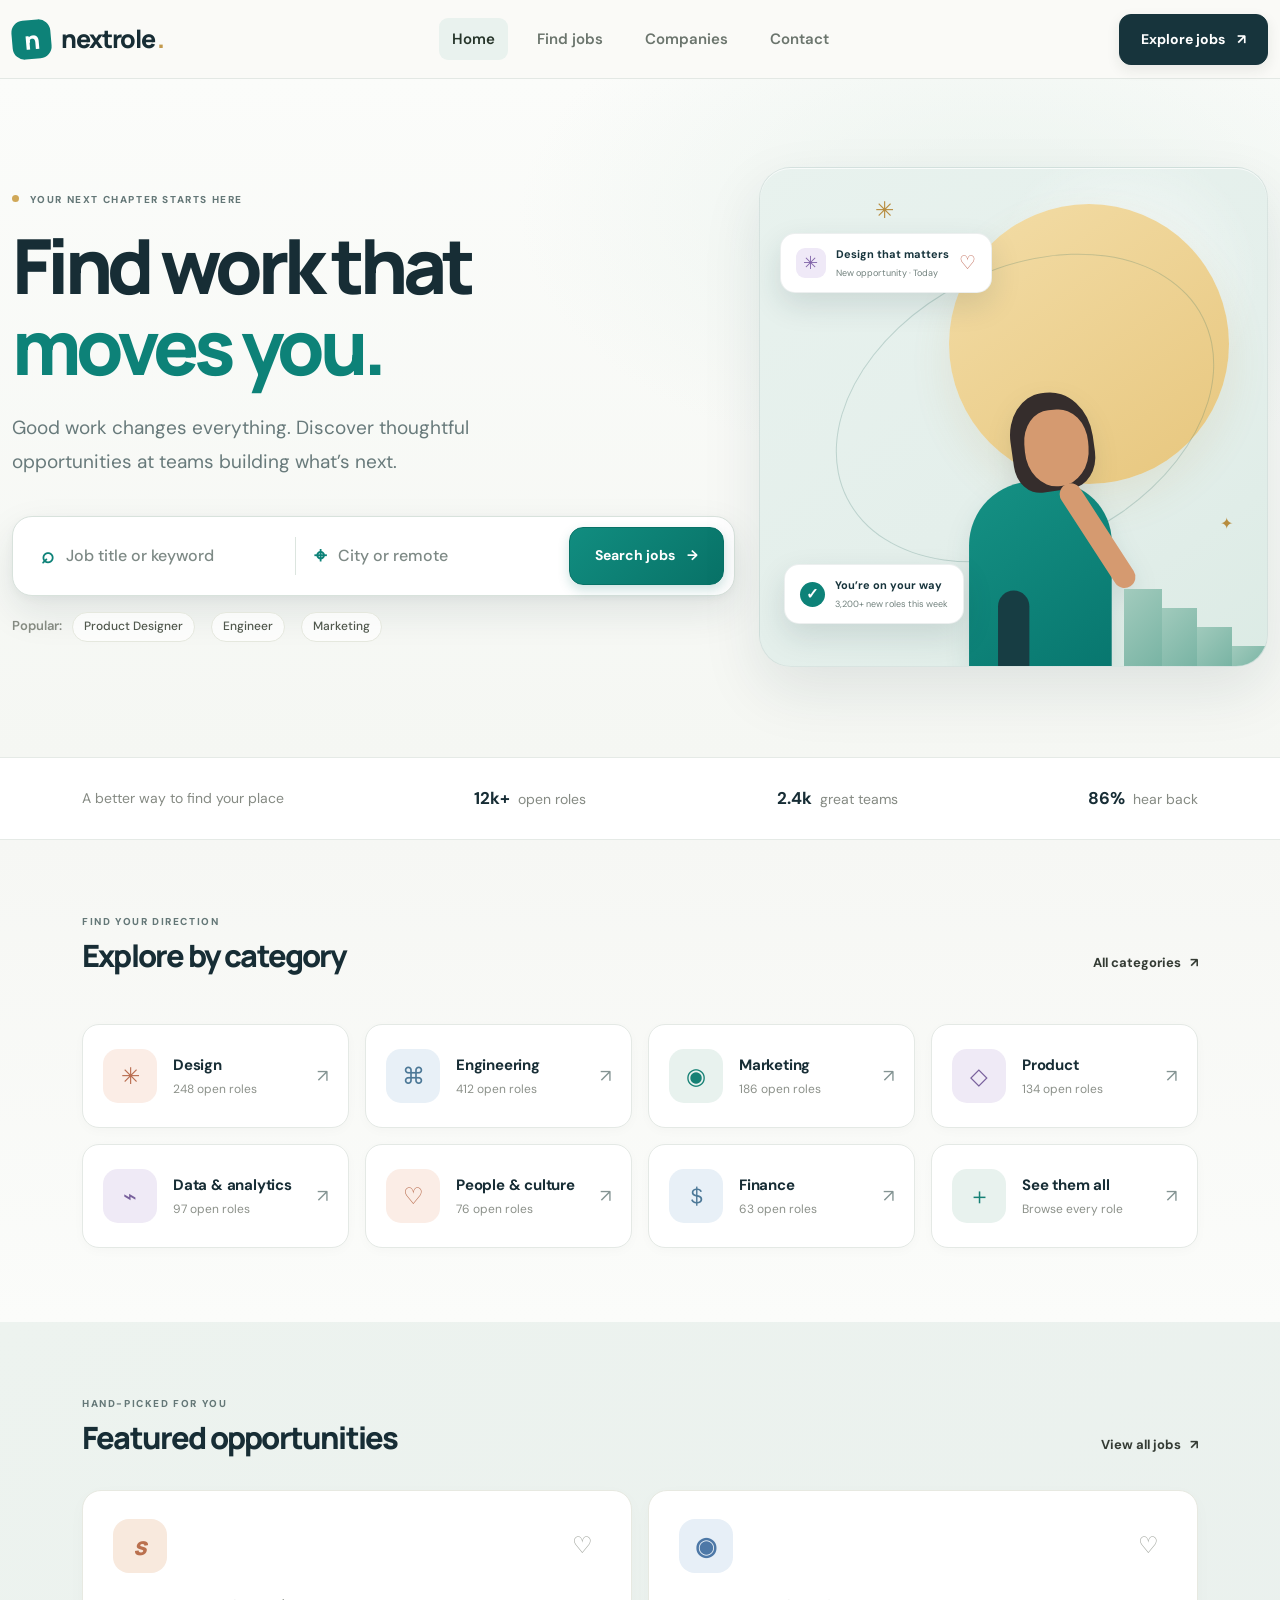
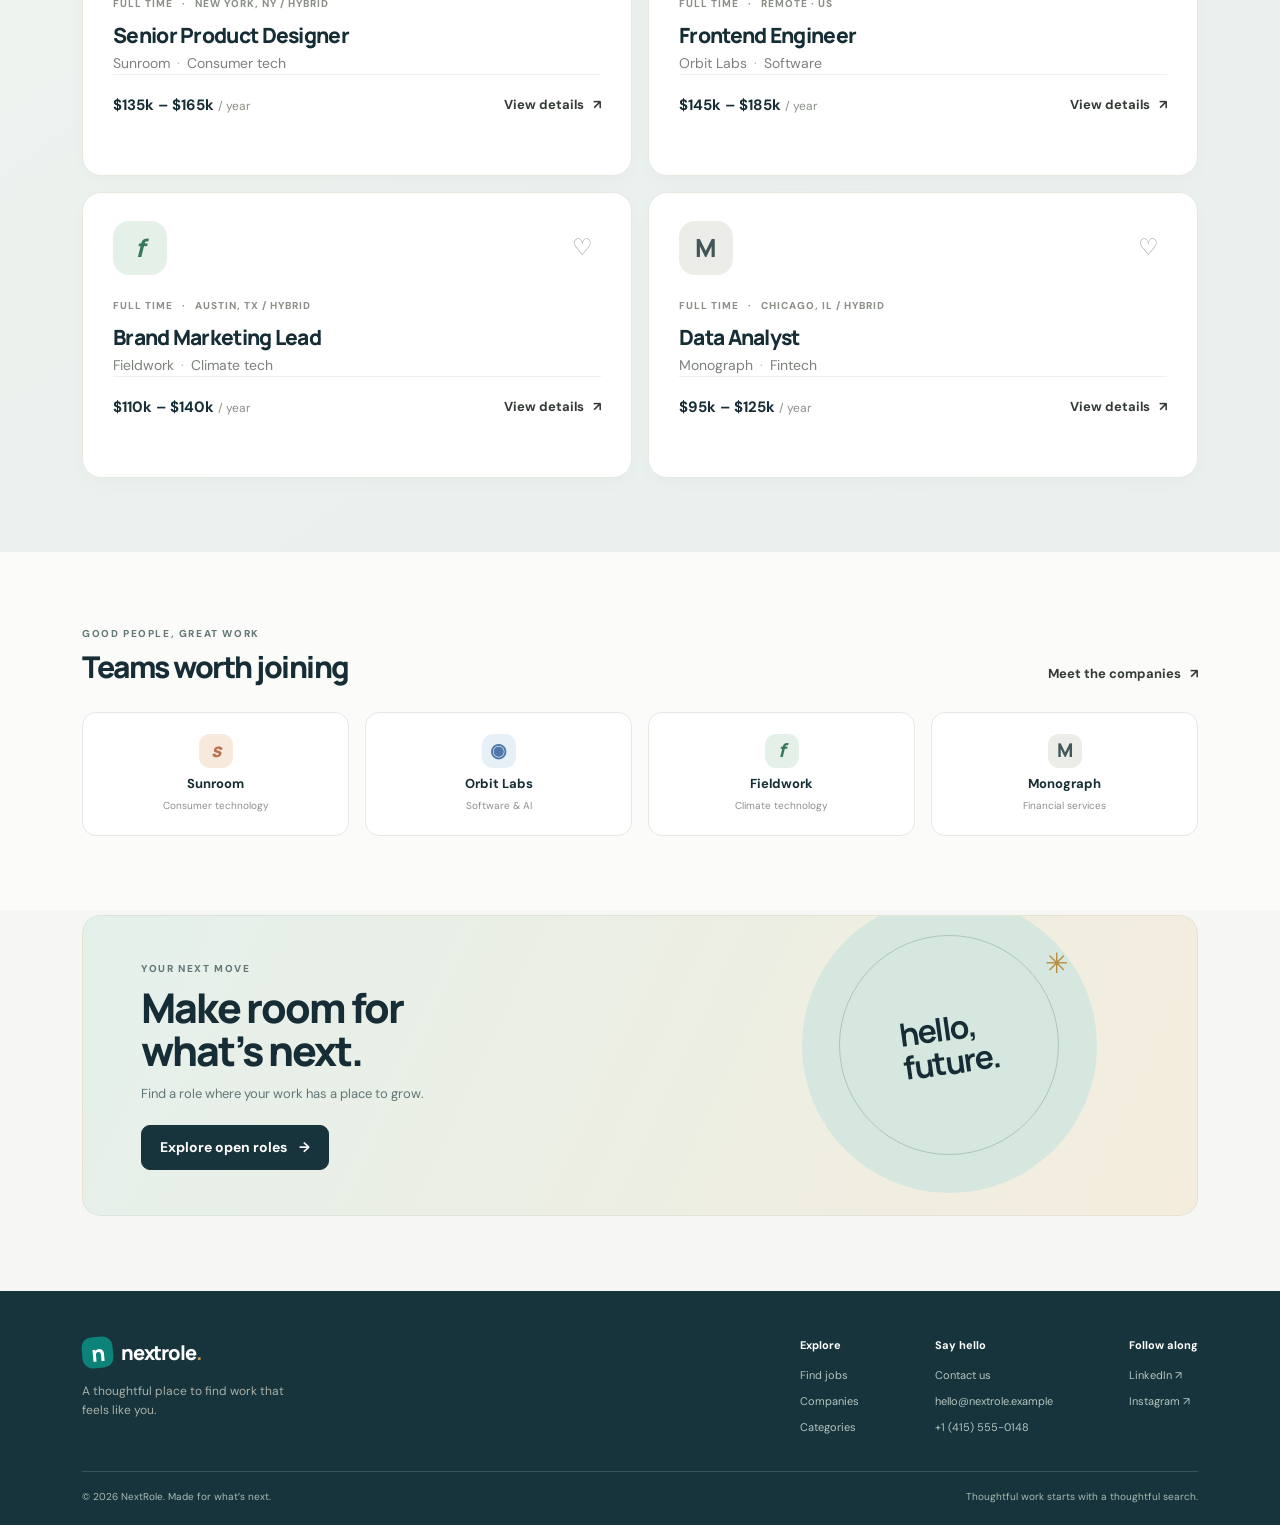
<file: index.html>
<!DOCTYPE html>
<html lang="en">
 <head>
  <meta charset="utf-8"/>
  <meta content="width=device-width, initial-scale=1" name="viewport"/>
  <meta content="Find your next opportunity with NextRole, a simpler way to discover jobs and companies." name="description"/>
  <title>
   NextRole &mdash; Find work that moves you
  </title>
  <link href="https://cdn.jsdelivr.net/npm/bootstrap@5.3.3/dist/css/bootstrap.min.css" rel="stylesheet"/>
  <link href="https://fonts.googleapis.com" rel="preconnect"/>
  <link crossorigin="" href="https://fonts.gstatic.com" rel="preconnect"/>
  <link href="https://fonts.googleapis.com/css2?family=DM+Sans:wght@400;500;600;700;800&amp;family=Manrope:wght@400;500;600;700;800&amp;display=swap" rel="stylesheet"/>
  <link href="css/style.css" rel="stylesheet"/>
 </head>
 <body>
  <nav class="navbar navbar-expand-lg site-nav sticky-top">
   <div class="container">
    <a class="navbar-brand" href="index.html">
     <span class="brand-mark">
      n
     </span>
     nextrole
     <span class="brand-dot">
      .
     </span>
    </a>
    <button aria-controls="mainNav" aria-expanded="false" aria-label="Toggle navigation" class="navbar-toggler" data-bs-target="#mainNav" data-bs-toggle="collapse" type="button">
     <span class="navbar-toggler-icon">
     </span>
    </button>
    <div class="collapse navbar-collapse" id="mainNav">
     <ul class="navbar-nav mx-auto gap-lg-3">
      <li class="nav-item">
       <a class="nav-link active" href="index.html">
        Home
       </a>
      </li>
      <li class="nav-item">
       <a class="nav-link" href="jobs.html">
        Find jobs
       </a>
      </li>
      <li class="nav-item">
       <a class="nav-link" href="companies.html">
        Companies
       </a>
      </li>
      <li class="nav-item">
       <a class="nav-link" href="contact.html">
        Contact
       </a>
      </li>
     </ul>
     <a class="btn btn-ink nav-cta" href="jobs.html">
      Explore jobs
      <span aria-hidden="true">
       &nearrow;
      </span>
     </a>
    </div>
   </div>
  </nav>
  <main>
   <section class="hero-section">
    <div class="container">
     <div class="row align-items-center gy-5">
      <div class="col-lg-7">
       <div class="eyebrow">
        <span class="eyebrow-dot">
        </span>
        YOUR NEXT CHAPTER STARTS HERE
       </div>
       <h1>
        Find work that
        <br/>
        <span class="text-accent">
         moves you.
        </span>
       </h1>
       <p class="hero-copy">
        Good work changes everything. Discover thoughtful opportunities at teams building what&rsquo;s next.
       </p>
       <form action="jobs.html" class="search-panel" method="get">
        <label class="search-field">
         <span aria-hidden="true" class="search-icon">
         &#x2315;
         </span>
         <span class="visually-hidden">
          Job title or keyword
         </span>
         <input name="q" placeholder="Job title or keyword" type="search"/>
        </label>
        <span class="search-divider">
        </span>
        <label class="search-field location-field">
         <span aria-hidden="true" class="search-icon">
          &target;
         </span>
         <span class="visually-hidden">
          Location
         </span>
         <input name="location" placeholder="City or remote" type="search"/>
        </label>
        <button class="btn btn-accent search-button" type="submit">
         Search jobs
         <span aria-hidden="true">
          &rarr;
         </span>
        </button>
       </form>
       <div class="popular-search" aria-label="Popular job searches">
        <span class="popular-label">Popular:</span>
        <a href="jobs.html?q=Product">
         Product Designer
        </a>
        <a href="jobs.html?q=Engineer">
         Engineer
        </a>
        <a href="jobs.html?q=Marketing">
         Marketing
        </a>
       </div>
      </div>
      <div class="col-lg-5">
       <div aria-label="Illustration of a person discovering a new opportunity" class="hero-art">
        <div class="art-sun">
        </div>
        <div class="art-orbit">
        </div>
        <div class="art-card art-card-top">
         <span class="mini-logo logo-violet">
          ✳
         </span>
         <span>
          <b>
           Design that matters
          </b>
          <small>
           New opportunity &middot; Today
          </small>
         </span>
         <span class="heart">
          ♡
         </span>
        </div>
        <div class="art-person">
         <div class="person-hair">
         </div>
         <div class="person-head">
         </div>
         <div class="person-body">
         </div>
         <div class="person-arm">
         </div>
         <div class="person-leg">
         </div>
        </div>
        <div class="art-stairs">
         <i>
         </i>
         <i>
         </i>
         <i>
         </i>
         <i>
         </i>
        </div>
        <div class="art-card art-card-bottom">
         <span class="check-bubble">
          &checkmark;
         </span>
         <span>
          <b>
           You&rsquo;re on your way
          </b>
          <small>
           3,200+ new roles this week
          </small>
         </span>
        </div>
        <span class="spark spark-one">
         ✳
        </span>
        <span class="spark spark-two">
         ✦
        </span>
       </div>
      </div>
     </div>
    </div>
   </section>
   <section class="trust-strip">
    <div class="container d-flex flex-wrap align-items-center justify-content-between gap-3">
     <span class="trust-label">
      A better way to find your place
     </span>
     <span class="trust-stat">
      <b>
       12k+
      </b>
      open roles
     </span>
     <span class="trust-stat">
      <b>
       2.4k
      </b>
      great teams
     </span>
     <span class="trust-stat">
      <b>
       86%
      </b>
      hear back
     </span>
    </div>
   </section>
   <section class="section-pad" id="categories">
    <div class="container">
     <div class="section-heading">
      <div>
       <div class="eyebrow">
        FIND YOUR DIRECTION
       </div>
       <h2>
        Explore by category
       </h2>
      </div>
      <a class="text-link" href="jobs.html">
       All categories
       <span>
        &nearrow;
       </span>
      </a>
     </div>
     <div class="row g-3 category-grid">
      <div class="col-6 col-md-4 col-lg-3">
       <a class="category-card" href="jobs.html?q=Design">
        <span class="category-icon icon-peach">
         ✳
        </span>
        <span>
         <b>
          Design
         </b>
         <small>
          248 open roles
         </small>
        </span>
        <span class="category-arrow">
         &nearrow;
        </span>
       </a>
      </div>
      <div class="col-6 col-md-4 col-lg-3">
       <a class="category-card" href="jobs.html?q=Engineering">
        <span class="category-icon icon-blue">
         ⌘
        </span>
        <span>
         <b>
          Engineering
         </b>
         <small>
          412 open roles
         </small>
        </span>
        <span class="category-arrow">
         &nearrow;
        </span>
       </a>
      </div>
      <div class="col-6 col-md-4 col-lg-3">
       <a class="category-card" href="jobs.html?q=Marketing">
        <span class="category-icon icon-lime">
         ◉
        </span>
        <span>
         <b>
          Marketing
         </b>
         <small>
          186 open roles
         </small>
        </span>
        <span class="category-arrow">
         &nearrow;
        </span>
       </a>
      </div>
      <div class="col-6 col-md-4 col-lg-3">
       <a class="category-card" href="jobs.html?q=Product">
        <span class="category-icon icon-lavender">
         ◇
        </span>
        <span>
         <b>
          Product
         </b>
         <small>
          134 open roles
         </small>
        </span>
        <span class="category-arrow">
         &nearrow;
        </span>
       </a>
      </div>
      <div class="col-6 col-md-4 col-lg-3">
       <a class="category-card" href="jobs.html?q=Data">
        <span class="category-icon icon-lavender">
         ⌁
        </span>
        <span>
         <b>
          Data &amp; analytics
         </b>
         <small>
          97 open roles
         </small>
        </span>
        <span class="category-arrow">
         &nearrow;
        </span>
       </a>
      </div>
      <div class="col-6 col-md-4 col-lg-3">
       <a class="category-card" href="jobs.html?q=People">
        <span class="category-icon icon-peach">
         ♡
        </span>
        <span>
         <b>
          People &amp; culture
         </b>
         <small>
          76 open roles
         </small>
        </span>
        <span class="category-arrow">
         &nearrow;
        </span>
       </a>
      </div>
      <div class="col-6 col-md-4 col-lg-3">
       <a class="category-card" href="jobs.html?q=Finance">
        <span class="category-icon icon-blue">
         ＄
        </span>
        <span>
         <b>
          Finance
         </b>
         <small>
          63 open roles
         </small>
        </span>
        <span class="category-arrow">
         &nearrow;
        </span>
       </a>
      </div>
      <div class="col-6 col-md-4 col-lg-3">
       <a class="category-card" href="jobs.html">
        <span class="category-icon icon-lime">
         ＋
        </span>
        <span>
         <b>
          See them all
         </b>
         <small>
          Browse every role
         </small>
        </span>
        <span class="category-arrow">
         &nearrow;
        </span>
       </a>
      </div>
     </div>
    </div>
   </section>
   <section class="featured-section section-pad">
    <div class="container">
     <div class="section-heading">
      <div>
       <div class="eyebrow">
        HAND-PICKED FOR YOU
       </div>
       <h2>
        Featured opportunities
       </h2>
      </div>
      <a class="text-link" href="jobs.html">
       View all jobs
       <span>
        &nearrow;
       </span>
      </a>
     </div>
     <div class="row g-3">
      <div class="col-lg-6">
       <article class="job-card">
        <div class="job-card-top">
         <span class="company-logo logo-sunrise">
          s
         </span>
         <button aria-label="Save Senior Product Designer job" class="save-button">
          ♡
         </button>
        </div>
        <div class="job-meta">
         <span>
          FULL TIME
         </span>
         <span>
          &middot;
         </span>
         <span>
          NEW YORK, NY / HYBRID
         </span>
        </div>
        <h3>
         <a href="job-details.html">
          Senior Product Designer
         </a>
        </h3>
        <p class="company-name">
         Sunroom
         <span>
          &middot;
         </span>
         Consumer tech
        </p>
        <div class="job-card-bottom">
         <span class="salary">
          $135k &ndash; $165k
          <small>
           / year
          </small>
         </span>
         <a class="text-link" href="job-details.html">
          View details
          <span>
           &nearrow;
          </span>
         </a>
        </div>
       </article>
      </div>
      <div class="col-lg-6">
       <article class="job-card">
        <div class="job-card-top">
         <span class="company-logo logo-orbit">
          ◉
         </span>
         <button aria-label="Save Frontend Engineer job" class="save-button">
          ♡
         </button>
        </div>
        <div class="job-meta">
         <span>
          FULL TIME
         </span>
         <span>
          &middot;
         </span>
         <span>
          REMOTE &middot; US
         </span>
        </div>
        <h3>
         <a href="job-details.html">
          Frontend Engineer
         </a>
        </h3>
        <p class="company-name">
         Orbit Labs
         <span>
          &middot;
         </span>
         Software
        </p>
        <div class="job-card-bottom">
         <span class="salary">
          $145k &ndash; $185k
          <small>
           / year
          </small>
         </span>
         <a class="text-link" href="job-details.html">
          View details
          <span>
           &nearrow;
          </span>
         </a>
        </div>
       </article>
      </div>
      <div class="col-lg-6">
       <article class="job-card">
        <div class="job-card-top">
         <span class="company-logo logo-field">
          f
         </span>
         <button aria-label="Save Brand Marketing Lead job" class="save-button">
          ♡
         </button>
        </div>
        <div class="job-meta">
         <span>
          FULL TIME
         </span>
         <span>
          &middot;
         </span>
         <span>
          AUSTIN, TX / HYBRID
         </span>
        </div>
        <h3>
         <a href="job-details.html">
          Brand Marketing Lead
         </a>
        </h3>
        <p class="company-name">
         Fieldwork
         <span>
          &middot;
         </span>
         Climate tech
        </p>
        <div class="job-card-bottom">
         <span class="salary">
          $110k &ndash; $140k
          <small>
           / year
          </small>
         </span>
         <a class="text-link" href="job-details.html">
          View details
          <span>
           &nearrow;
          </span>
         </a>
        </div>
       </article>
      </div>
      <div class="col-lg-6">
       <article class="job-card">
        <div class="job-card-top">
         <span class="company-logo logo-mono">
          M
         </span>
         <button aria-label="Save Data Analyst job" class="save-button">
          ♡
         </button>
        </div>
        <div class="job-meta">
         <span>
          FULL TIME
         </span>
         <span>
          &middot;
         </span>
         <span>
          CHICAGO, IL / HYBRID
         </span>
        </div>
        <h3>
         <a href="job-details.html">
          Data Analyst
         </a>
        </h3>
        <p class="company-name">
         Monograph
         <span>
          &middot;
         </span>
         Fintech
        </p>
        <div class="job-card-bottom">
         <span class="salary">
          $95k &ndash; $125k
          <small>
           / year
          </small>
         </span>
         <a class="text-link" href="job-details.html">
          View details
          <span>
           &nearrow;
          </span>
         </a>
        </div>
       </article>
      </div>
     </div>
    </div>
   </section>
   <section class="company-section section-pad">
    <div class="container">
     <div class="section-heading">
      <div>
       <div class="eyebrow">
        GOOD PEOPLE, GREAT WORK
       </div>
       <h2>
        Teams worth joining
       </h2>
      </div>
      <a class="text-link" href="companies.html">
       Meet the companies
       <span>
        &nearrow;
       </span>
      </a>
     </div>
     <div class="row g-3">
      <div class="col-6 col-md-3">
       <a class="company-tile" href="companies.html">
        <span class="company-logo logo-sunrise">
         s
        </span>
        <b>
         Sunroom
        </b>
        <small>
         Consumer technology
        </small>
       </a>
      </div>
      <div class="col-6 col-md-3">
       <a class="company-tile" href="companies.html">
        <span class="company-logo logo-orbit">
         ◉
        </span>
        <b>
         Orbit Labs
        </b>
        <small>
         Software &amp; AI
        </small>
       </a>
      </div>
      <div class="col-6 col-md-3">
       <a class="company-tile" href="companies.html">
        <span class="company-logo logo-field">
         f
        </span>
        <b>
         Fieldwork
        </b>
        <small>
         Climate technology
        </small>
       </a>
      </div>
      <div class="col-6 col-md-3">
       <a class="company-tile" href="companies.html">
        <span class="company-logo logo-mono">
         M
        </span>
        <b>
         Monograph
        </b>
        <small>
         Financial services
        </small>
       </a>
      </div>
     </div>
    </div>
   </section>
   <section class="cta-section">
    <div class="container">
     <div class="cta-panel">
      <div>
       <div class="eyebrow">
        YOUR NEXT MOVE
       </div>
       <h2>
        Make room for
        <br/>
        what&rsquo;s next.
       </h2>
       <p>
        Find a role where your work has a place to grow.
       </p>
       <a class="btn btn-ink" href="jobs.html">
        Explore open roles
        <span>
         &rarr;
        </span>
       </a>
      </div>
      <div aria-hidden="true" class="cta-decoration">
       <span>
        ✳
       </span>
       <i>
       </i>
       <b>
        hello,
        <br/>
        future.
       </b>
      </div>
     </div>
    </div>
   </section>
  </main>
  <footer class="site-footer">
   <div class="container">
    <div class="footer-main">
     <div class="footer-brand">
      <a class="navbar-brand" href="index.html">
       <span class="brand-mark">
        n
       </span>
       nextrole
       <span class="brand-dot">
        .
       </span>
      </a>
      <p>
       A thoughtful place to find work that feels like you.
      </p>
     </div>
     <div class="footer-links">
      <div>
       <b>
        Explore
       </b>
       <a href="jobs.html">
        Find jobs
       </a>
       <a href="companies.html">
        Companies
       </a>
       <a href="index.html#categories">
        Categories
       </a>
      </div>
      <div>
       <b>
        Say hello
       </b>
       <a href="contact.html">
        Contact us
       </a>
       <a href="mailto:hello@nextrole.example">
        hello@nextrole.example
       </a>
       <a href="tel:+14155550148">
        +1 (415) 555-0148
       </a>
      </div>
      <div>
       <b>
        Follow along
       </b>
       <a href="https://www.linkedin.com/" rel="noreferrer" target="_blank">
        LinkedIn &nearrow;
       </a>
       <a href="https://www.instagram.com/" rel="noreferrer" target="_blank">
        Instagram &nearrow;
       </a>
      </div>
     </div>
    </div>
    <div class="footer-bottom">
     <span>
      &copy; 2026 NextRole. Made for what&rsquo;s next.
     </span>
     <span>
      Thoughtful work starts with a thoughtful search.
     </span>
    </div>
   </div>
  </footer>
  <script src="https://cdn.jsdelivr.net/npm/bootstrap@5.3.3/dist/js/bootstrap.bundle.min.js">
  </script>
  <script src="js/site.js">
  </script>
 </body>
</html>
</file>
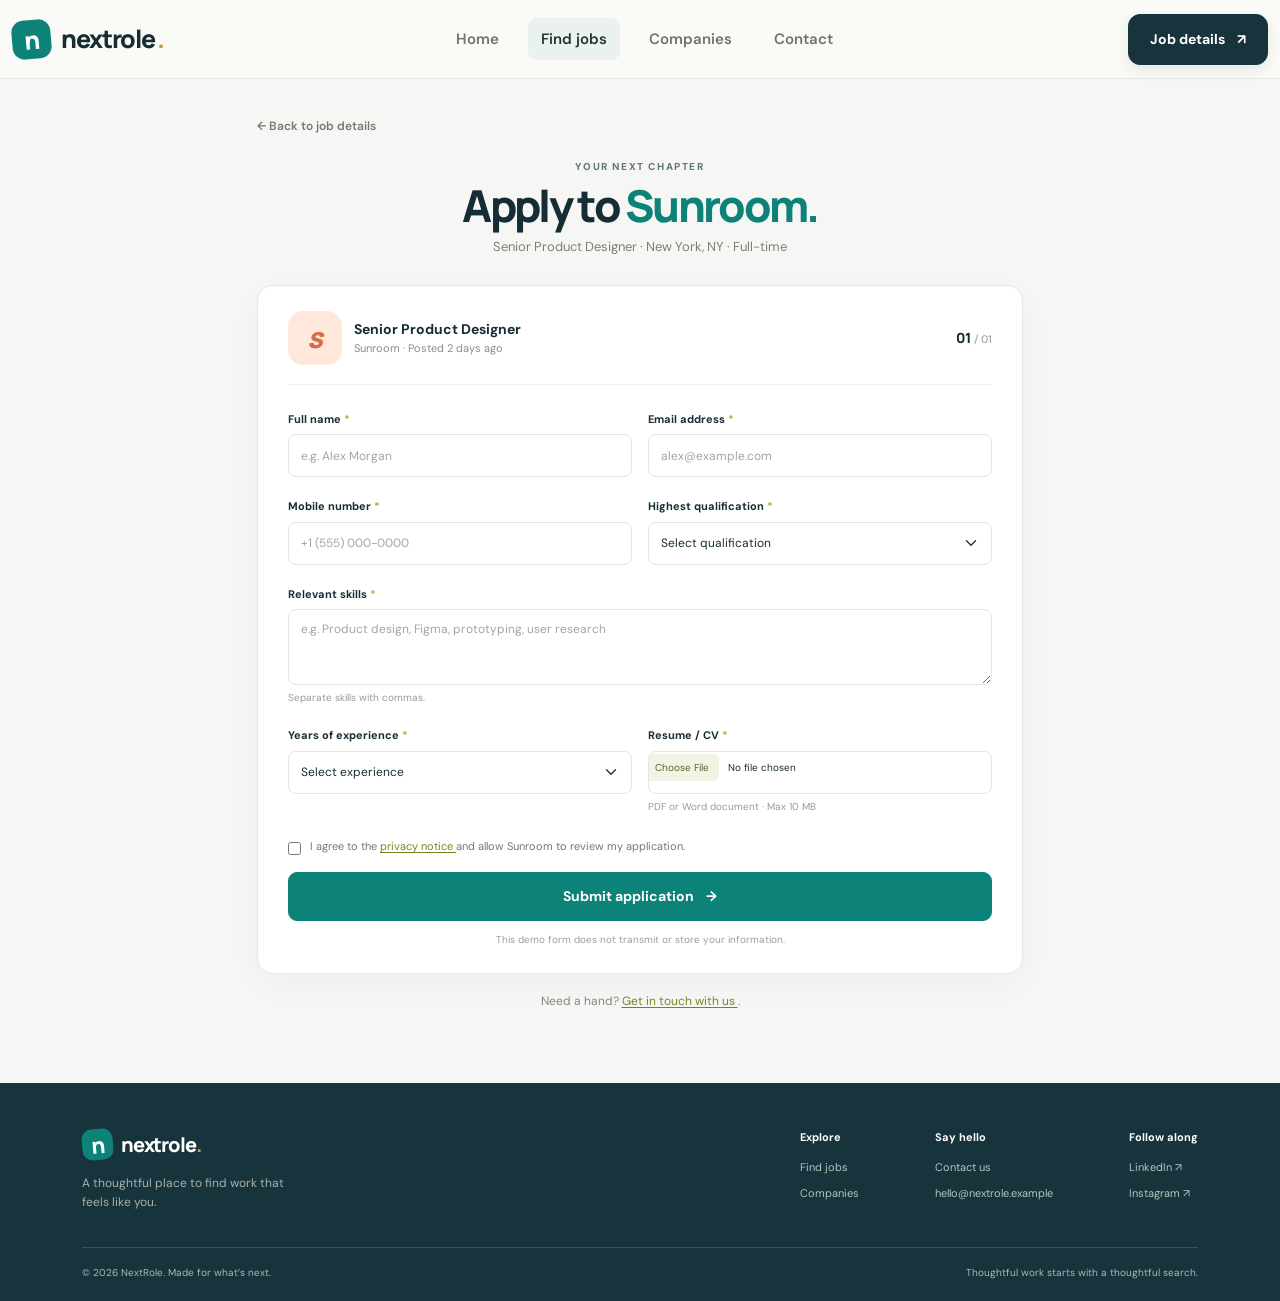
<file: apply.html>
<!DOCTYPE html>
<html lang="en">
 <head>
  <meta charset="utf-8"/>
  <meta content="width=device-width, initial-scale=1" name="viewport"/>
  <meta content="Apply for the Senior Product Designer role at Sunroom." name="description"/>
  <title>
   Apply for Senior Product Designer &mdash; NextRole
  </title>
  <link href="https://cdn.jsdelivr.net/npm/bootstrap@5.3.3/dist/css/bootstrap.min.css" rel="stylesheet"/>
  <link href="https://fonts.googleapis.com" rel="preconnect"/>
  <link crossorigin="" href="https://fonts.gstatic.com" rel="preconnect"/>
  <link href="https://fonts.googleapis.com/css2?family=DM+Sans:wght@400;500;600;700;800&amp;family=Manrope:wght@400;500;600;700;800&amp;display=swap" rel="stylesheet"/>
  <link href="css/style.css" rel="stylesheet"/>
 </head>
 <body>
  <nav class="navbar navbar-expand-lg site-nav sticky-top">
   <div class="container">
    <a class="navbar-brand" href="index.html">
     <span class="brand-mark">
      n
     </span>
     nextrole
     <span class="brand-dot">
      .
     </span>
    </a>
    <button aria-controls="mainNav" aria-expanded="false" aria-label="Toggle navigation" class="navbar-toggler" data-bs-target="#mainNav" data-bs-toggle="collapse" type="button">
     <span class="navbar-toggler-icon">
     </span>
    </button>
    <div class="collapse navbar-collapse" id="mainNav">
     <ul class="navbar-nav mx-auto gap-lg-3">
      <li class="nav-item">
       <a class="nav-link" href="index.html">
        Home
       </a>
      </li>
      <li class="nav-item">
       <a class="nav-link active" href="jobs.html">
        Find jobs
       </a>
      </li>
      <li class="nav-item">
       <a class="nav-link" href="companies.html">
        Companies
       </a>
      </li>
      <li class="nav-item">
       <a class="nav-link" href="contact.html">
        Contact
       </a>
      </li>
     </ul>
     <a class="btn btn-ink nav-cta" href="job-details.html">
      Job details
      <span>
       &nearrow;
      </span>
     </a>
    </div>
   </div>
  </nav>
  <main class="form-page">
   <div class="container form-container">
    <a class="back-link" href="job-details.html">
     &larr; Back to job details
    </a>
    <div class="form-heading">
     <div class="eyebrow">
      YOUR NEXT CHAPTER
     </div>
     <h1>
      Apply to
      <span class="text-accent">
       Sunroom.
      </span>
     </h1>
     <p>
      Senior Product Designer &middot; New York, NY &middot; Full-time
     </p>
    </div>
    <div class="application-card">
     <div class="application-intro">
      <span class="company-logo logo-sunroom-large">
       s
      </span>
      <div>
       <b>
        Senior Product Designer
       </b>
       <small>
        Sunroom &middot; Posted 2 days ago
       </small>
      </div>
      <span class="application-step">
       01
       <i>
        / 01
       </i>
      </span>
     </div>
     <form action="#application-submitted" enctype="multipart/form-data" method="get">
      <div class="row g-3">
       <div class="col-md-6">
        <label class="form-label" for="fullName">
         Full name
         <span>
          *
         </span>
        </label>
        <input autocomplete="name" class="form-control" id="fullName" name="fullName" placeholder="e.g. Alex Morgan" required="" type="text"/>
       </div>
       <div class="col-md-6">
        <label class="form-label" for="email">
         Email address
         <span>
          *
         </span>
        </label>
        <input autocomplete="email" class="form-control" id="email" name="email" placeholder="alex@example.com" required="" type="email"/>
       </div>
       <div class="col-md-6">
        <label class="form-label" for="phone">
         Mobile number
         <span>
          *
         </span>
        </label>
        <input autocomplete="tel" class="form-control" id="phone" name="phone" placeholder="+1 (555) 000-0000" required="" type="tel"/>
       </div>
       <div class="col-md-6">
        <label class="form-label" for="qualification">
         Highest qualification
         <span>
          *
         </span>
        </label>
        <select class="form-select" id="qualification" name="qualification" required="">
         <option disabled="" selected="" value="">
          Select qualification
         </option>
         <option>
          High school
         </option>
         <option>
          Associate degree
         </option>
         <option>
          Bachelor&rsquo;s degree
         </option>
         <option>
          Master&rsquo;s degree
         </option>
         <option>
          Doctorate
         </option>
         <option>
          Other
         </option>
        </select>
       </div>
       <div class="col-12">
        <label class="form-label" for="skills">
         Relevant skills
         <span>
          *
         </span>
        </label>
        <textarea class="form-control" id="skills" name="skills" placeholder="e.g. Product design, Figma, prototyping, user research" required="" rows="3"></textarea>
        <div class="form-hint">
         Separate skills with commas.
        </div>
       </div>
       <div class="col-md-6">
        <label class="form-label" for="experience">
         Years of experience
         <span>
          *
         </span>
        </label>
        <select class="form-select" id="experience" name="experience" required="">
         <option disabled="" selected="" value="">
          Select experience
         </option>
         <option>
          Less than 1 year
         </option>
         <option>
          1&ndash;2 years
         </option>
         <option>
          3&ndash;5 years
         </option>
         <option>
          6&ndash;9 years
         </option>
         <option>
          10+ years
         </option>
        </select>
       </div>
       <div class="col-md-6">
        <label class="form-label" for="resume">
         Resume / CV
         <span>
          *
         </span>
        </label>
        <input accept=".pdf,.doc,.docx" class="form-control file-input" id="resume" name="resume" required="" type="file"/>
        <div class="form-hint">
         PDF or Word document &middot; Max 10 MB
        </div>
       </div>
       <div class="col-12 consent-row">
        <label class="check-consent">
         <input required="" type="checkbox"/>
         <span>
          I agree to the
          <a href="#privacy">
           privacy notice
          </a>
          and allow Sunroom to review my application.
         </span>
        </label>
       </div>
       <div class="col-12">
        <button class="btn btn-accent w-100 submit-button" type="submit">
         Submit application
         <span>
          &rarr;
         </span>
        </button>
        <p class="form-disclaimer">
         This demo form does not transmit or store your information.
        </p>
       </div>
      </div>
     </form>
     <div class="submitted-note" id="application-submitted" role="status">
      Thanks for your interest. In a live portal, your application would be sent to Sunroom.
     </div>
    </div>
    <p class="form-help">
     Need a hand?
     <a href="contact.html">
      Get in touch with us
     </a>
     .
    </p>
   </div>
  </main>
  <footer class="site-footer">
   <div class="container">
    <div class="footer-main">
     <div class="footer-brand">
      <a class="navbar-brand" href="index.html">
       <span class="brand-mark">
        n
       </span>
       nextrole
       <span class="brand-dot">
        .
       </span>
      </a>
      <p>
       A thoughtful place to find work that feels like you.
      </p>
     </div>
     <div class="footer-links">
      <div>
       <b>
        Explore
       </b>
       <a href="jobs.html">
        Find jobs
       </a>
       <a href="companies.html">
        Companies
       </a>
      </div>
      <div>
       <b>
        Say hello
       </b>
       <a href="contact.html">
        Contact us
       </a>
       <a href="mailto:hello@nextrole.example">
        hello@nextrole.example
       </a>
      </div>
      <div>
       <b>
        Follow along
       </b>
       <a href="https://www.linkedin.com/" rel="noreferrer" target="_blank">
        LinkedIn &nearrow;
       </a>
       <a href="https://www.instagram.com/" rel="noreferrer" target="_blank">
        Instagram &nearrow;
       </a>
      </div>
     </div>
    </div>
    <div class="footer-bottom">
     <span>
      &copy; 2026 NextRole. Made for what&rsquo;s next.
     </span>
     <span>
      Thoughtful work starts with a thoughtful search.
     </span>
    </div>
   </div>
  </footer>
  <script src="https://cdn.jsdelivr.net/npm/bootstrap@5.3.3/dist/js/bootstrap.bundle.min.js">
  </script>
  <script src="js/site.js">
  </script>
 </body>
</html>
</file>
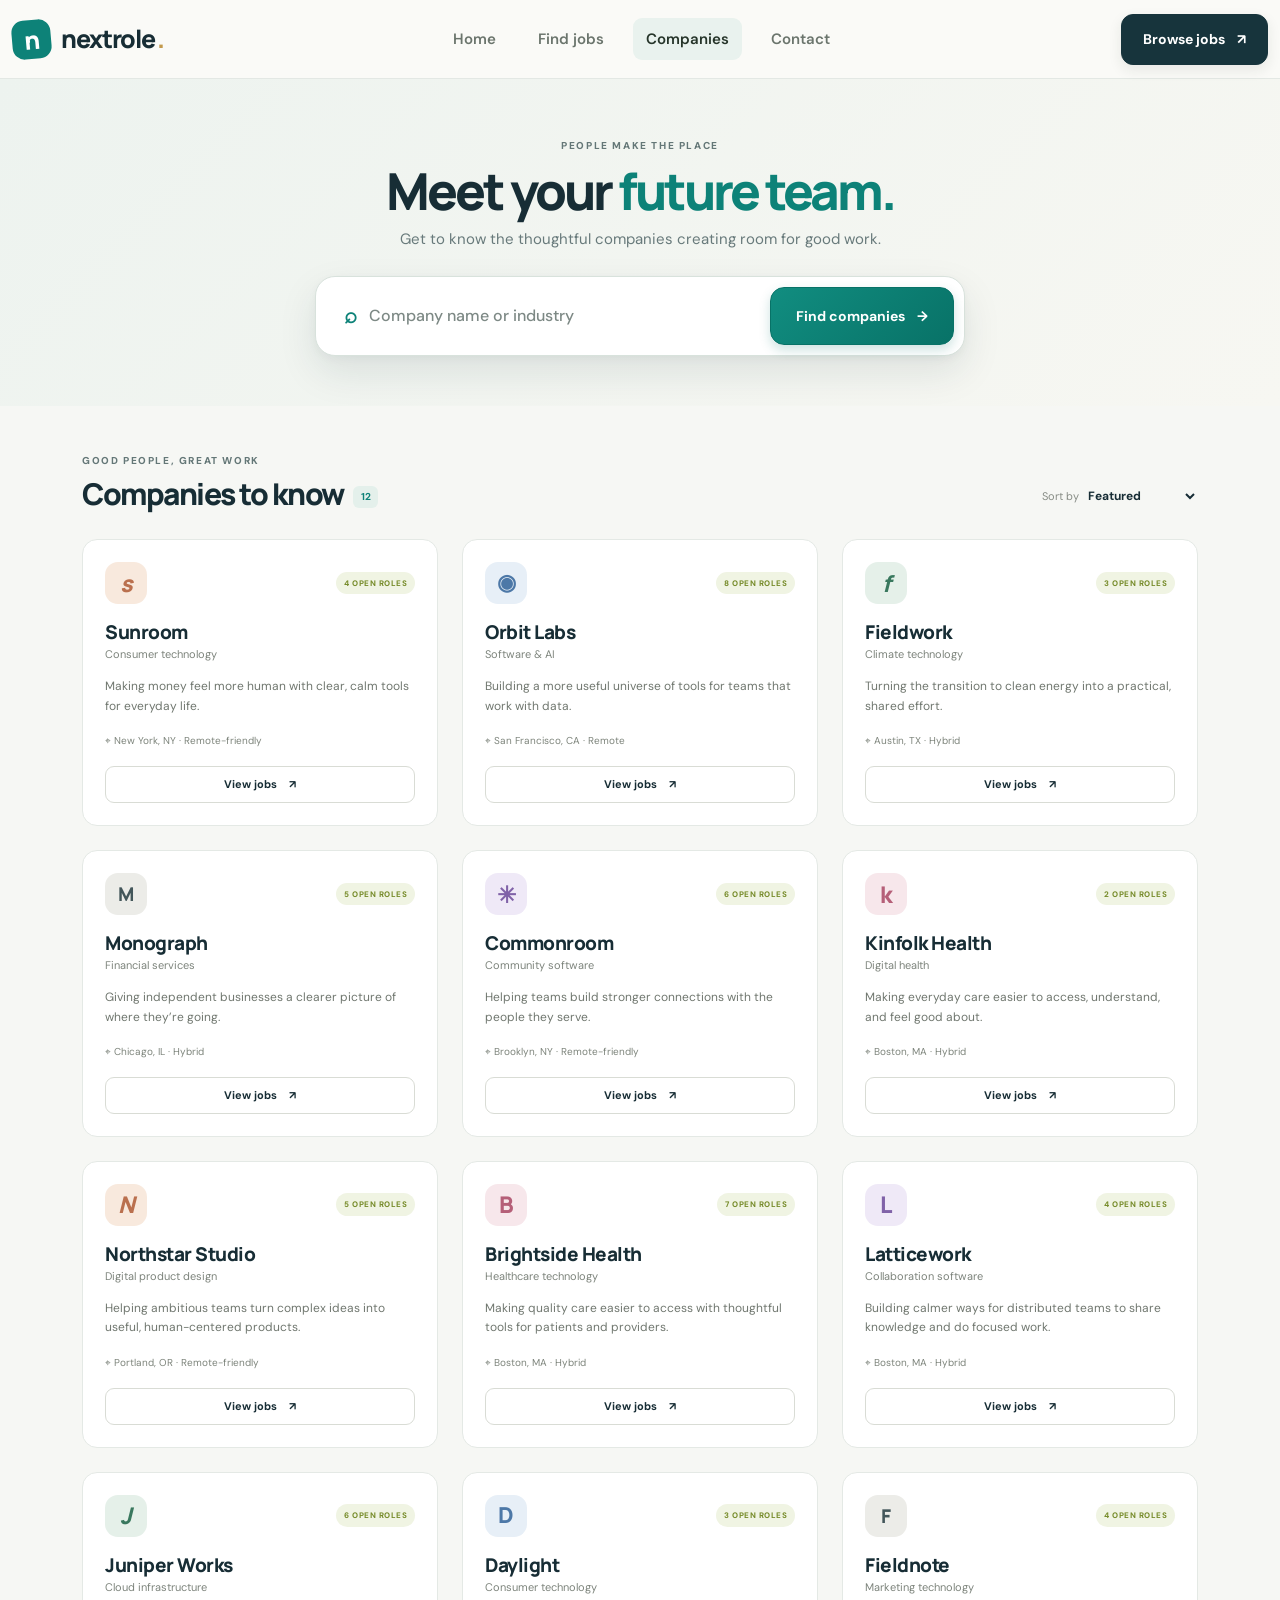
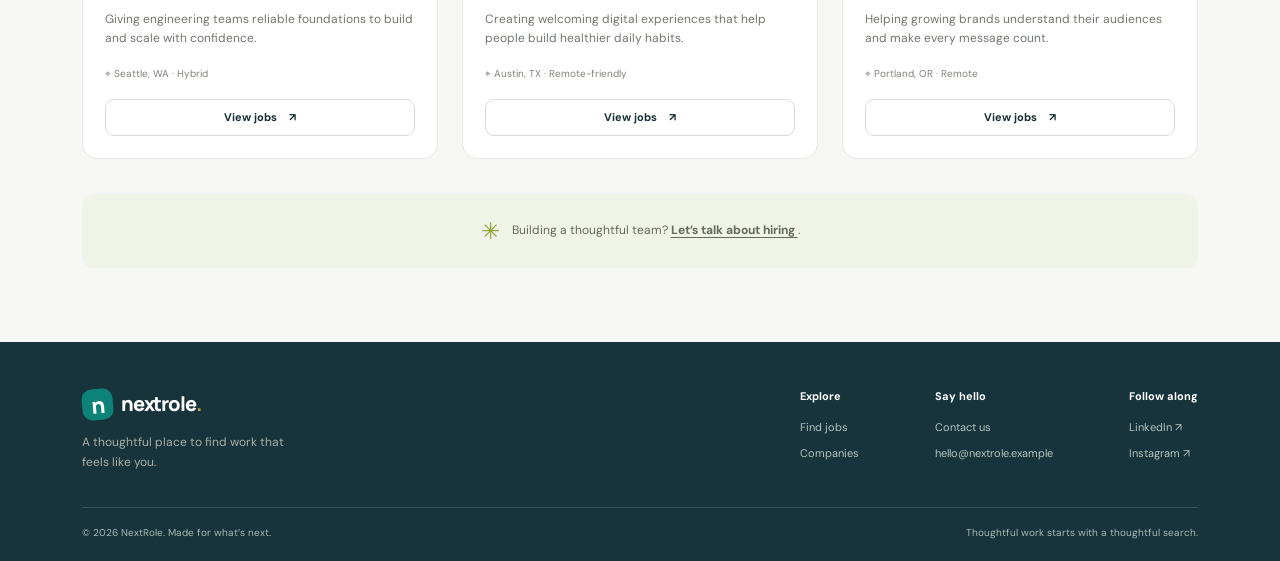
<file: companies.html>
<!DOCTYPE html>
<html lang="en">
 <head>
  <meta charset="utf-8"/>
  <meta content="width=device-width, initial-scale=1" name="viewport"/>
  <meta content="Meet thoughtful teams hiring on NextRole." name="description"/>
  <title>
   Companies &mdash; NextRole
  </title>
  <link href="https://cdn.jsdelivr.net/npm/bootstrap@5.3.3/dist/css/bootstrap.min.css" rel="stylesheet"/>
  <link href="https://fonts.googleapis.com" rel="preconnect"/>
  <link crossorigin="" href="https://fonts.gstatic.com" rel="preconnect"/>
  <link href="https://fonts.googleapis.com/css2?family=DM+Sans:wght@400;500;600;700;800&amp;family=Manrope:wght@400;500;600;700;800&amp;display=swap" rel="stylesheet"/>
  <link href="css/style.css" rel="stylesheet"/>
 </head>
 <body>
  <nav class="navbar navbar-expand-lg site-nav sticky-top">
   <div class="container">
    <a class="navbar-brand" href="index.html">
     <span class="brand-mark">
      n
     </span>
     nextrole
     <span class="brand-dot">
      .
     </span>
    </a>
    <button aria-controls="mainNav" aria-expanded="false" aria-label="Toggle navigation" class="navbar-toggler" data-bs-target="#mainNav" data-bs-toggle="collapse" type="button">
     <span class="navbar-toggler-icon">
     </span>
    </button>
    <div class="collapse navbar-collapse" id="mainNav">
     <ul class="navbar-nav mx-auto gap-lg-3">
      <li class="nav-item">
       <a class="nav-link" href="index.html">
        Home
       </a>
      </li>
      <li class="nav-item">
       <a class="nav-link" href="jobs.html">
        Find jobs
       </a>
      </li>
      <li class="nav-item">
       <a class="nav-link active" href="companies.html">
        Companies
       </a>
      </li>
      <li class="nav-item">
       <a class="nav-link" href="contact.html">
        Contact
       </a>
      </li>
     </ul>
     <a class="btn btn-ink nav-cta" href="jobs.html">
      Browse jobs
      <span>
       &nearrow;
      </span>
     </a>
    </div>
   </div>
  </nav>
  <main>
   <header class="page-hero company-hero">
    <div class="container">
     <div class="eyebrow">
      PEOPLE MAKE THE PLACE
     </div>
     <h1>
      Meet your
      <span class="text-accent">
       future team.
      </span>
     </h1>
     <p>
      Get to know the thoughtful companies creating room for good work.
     </p>
     <form action="companies.html" class="search-panel search-panel-wide" method="get">
      <label class="search-field">
       <span aria-hidden="true" class="search-icon">
        &telrec;
       </span>
       <span class="visually-hidden">
        Company name or industry
       </span>
       <input name="q" placeholder="Company name or industry" type="search"/>
      </label>
      <button class="btn btn-accent search-button" type="submit">
       Find companies
       <span aria-hidden="true">
        &rarr;
       </span>
      </button>
     </form>
    </div>
   </header>
   <section class="section-pad companies-page">
    <div class="container">
     <div class="section-heading">
      <div>
       <div class="eyebrow">
        GOOD PEOPLE, GREAT WORK
       </div>
       <h2>
        Companies to know
        <span class="result-count">
         12
        </span>
       </h2>
      </div>
      <label class="sort-control">
       Sort by
       <select aria-label="Sort companies">
        <option>
         Featured
        </option>
        <option>
         Most open roles
        </option>
        <option>
         Newest
        </option>
       </select>
      </label>
     </div>
     <div class="row g-4">
      <div class="col-md-6 col-lg-4">
       <article class="company-profile">
        <div class="company-profile-top">
         <span class="company-logo logo-sunrise">
          s
         </span>
         <span class="hiring-pill">
          4 OPEN ROLES
         </span>
        </div>
        <h3>
         Sunroom
        </h3>
        <p class="company-industry">
         Consumer technology
        </p>
        <p class="company-description">
         Making money feel more human with clear, calm tools for everyday life.
        </p>
        <div class="company-location">
         &target; New York, NY &middot; Remote-friendly
        </div>
        <a class="btn btn-outline-ink w-100" href="jobs.html?q=Sunroom">
         View jobs
         <span>
          &nearrow;
         </span>
        </a>
       </article>
      </div>
      <div class="col-md-6 col-lg-4">
       <article class="company-profile">
        <div class="company-profile-top">
         <span class="company-logo logo-orbit">
          ◉
         </span>
         <span class="hiring-pill">
          8 OPEN ROLES
         </span>
        </div>
        <h3>
         Orbit Labs
        </h3>
        <p class="company-industry">
         Software &amp; AI
        </p>
        <p class="company-description">
         Building a more useful universe of tools for teams that work with data.
        </p>
        <div class="company-location">
         &target; San Francisco, CA &middot; Remote
        </div>
        <a class="btn btn-outline-ink w-100" href="jobs.html?q=Orbit">
         View jobs
         <span>
          &nearrow;
         </span>
        </a>
       </article>
      </div>
      <div class="col-md-6 col-lg-4">
       <article class="company-profile">
        <div class="company-profile-top">
         <span class="company-logo logo-field">
          f
         </span>
         <span class="hiring-pill">
          3 OPEN ROLES
         </span>
        </div>
        <h3>
         Fieldwork
        </h3>
        <p class="company-industry">
         Climate technology
        </p>
        <p class="company-description">
         Turning the transition to clean energy into a practical, shared effort.
        </p>
        <div class="company-location">
         &target; Austin, TX &middot; Hybrid
        </div>
        <a class="btn btn-outline-ink w-100" href="jobs.html?q=Fieldwork">
         View jobs
         <span>
          &nearrow;
         </span>
        </a>
       </article>
      </div>
      <div class="col-md-6 col-lg-4">
       <article class="company-profile">
        <div class="company-profile-top">
         <span class="company-logo logo-mono">
          M
         </span>
         <span class="hiring-pill">
          5 OPEN ROLES
         </span>
        </div>
        <h3>
         Monograph
        </h3>
        <p class="company-industry">
         Financial services
        </p>
        <p class="company-description">
         Giving independent businesses a clearer picture of where they&rsquo;re going.
        </p>
        <div class="company-location">
         &target; Chicago, IL &middot; Hybrid
        </div>
        <a class="btn btn-outline-ink w-100" href="jobs.html?q=Monograph">
         View jobs
         <span>
          &nearrow;
         </span>
        </a>
       </article>
      </div>
      <div class="col-md-6 col-lg-4">
       <article class="company-profile">
        <div class="company-profile-top">
         <span class="company-logo logo-violet">
          ✳
         </span>
         <span class="hiring-pill">
          6 OPEN ROLES
         </span>
        </div>
        <h3>
         Commonroom
        </h3>
        <p class="company-industry">
         Community software
        </p>
        <p class="company-description">
         Helping teams build stronger connections with the people they serve.
        </p>
        <div class="company-location">
         &target; Brooklyn, NY &middot; Remote-friendly
        </div>
        <a class="btn btn-outline-ink w-100" href="jobs.html?q=Commonroom">
         View jobs
         <span>
          &nearrow;
         </span>
        </a>
       </article>
      </div>
      <div class="col-md-6 col-lg-4">
       <article class="company-profile">
        <div class="company-profile-top">
         <span class="company-logo logo-kin">
          k
         </span>
         <span class="hiring-pill">
          2 OPEN ROLES
         </span>
        </div>
        <h3>
         Kinfolk Health
        </h3>
        <p class="company-industry">
         Digital health
        </p>
        <p class="company-description">
         Making everyday care easier to access, understand, and feel good about.
        </p>
        <div class="company-location">
         &target; Boston, MA &middot; Hybrid
        </div>
        <a class="btn btn-outline-ink w-100" href="jobs.html?q=Kinfolk">
         View jobs
         <span>
          &nearrow;
         </span>
        </a>
       </article>
      </div>
      <div class="col-md-6 col-lg-4">
       <article class="company-profile">
        <div class="company-profile-top">
         <span class="company-logo logo-sunrise">N</span>
         <span class="hiring-pill">5 OPEN ROLES</span>
        </div>
        <h3>Northstar Studio</h3>
        <p class="company-industry">Digital product design</p>
        <p class="company-description">Helping ambitious teams turn complex ideas into useful, human-centered products.</p>
        <div class="company-location">⌖ Portland, OR · Remote-friendly</div>
        <a class="btn btn-outline-ink w-100" href="jobs.html?q=Northstar">View jobs <span>↗</span></a>
       </article>
      </div>
      <div class="col-md-6 col-lg-4">
       <article class="company-profile">
        <div class="company-profile-top">
         <span class="company-logo logo-kin">B</span>
         <span class="hiring-pill">7 OPEN ROLES</span>
        </div>
        <h3>Brightside Health</h3>
        <p class="company-industry">Healthcare technology</p>
        <p class="company-description">Making quality care easier to access with thoughtful tools for patients and providers.</p>
        <div class="company-location">⌖ Boston, MA · Hybrid</div>
        <a class="btn btn-outline-ink w-100" href="jobs.html?q=Brightside">View jobs <span>↗</span></a>
       </article>
      </div>
      <div class="col-md-6 col-lg-4">
       <article class="company-profile">
        <div class="company-profile-top">
         <span class="company-logo logo-violet">L</span>
         <span class="hiring-pill">4 OPEN ROLES</span>
        </div>
        <h3>Latticework</h3>
        <p class="company-industry">Collaboration software</p>
        <p class="company-description">Building calmer ways for distributed teams to share knowledge and do focused work.</p>
        <div class="company-location">⌖ Boston, MA · Hybrid</div>
        <a class="btn btn-outline-ink w-100" href="jobs.html?q=Latticework">View jobs <span>↗</span></a>
       </article>
      </div>
      <div class="col-md-6 col-lg-4">
       <article class="company-profile">
        <div class="company-profile-top">
         <span class="company-logo logo-field">J</span>
         <span class="hiring-pill">6 OPEN ROLES</span>
        </div>
        <h3>Juniper Works</h3>
        <p class="company-industry">Cloud infrastructure</p>
        <p class="company-description">Giving engineering teams reliable foundations to build and scale with confidence.</p>
        <div class="company-location">⌖ Seattle, WA · Hybrid</div>
        <a class="btn btn-outline-ink w-100" href="jobs.html?q=Juniper">View jobs <span>↗</span></a>
       </article>
      </div>
      <div class="col-md-6 col-lg-4">
       <article class="company-profile">
        <div class="company-profile-top">
         <span class="company-logo logo-orbit">D</span>
         <span class="hiring-pill">3 OPEN ROLES</span>
        </div>
        <h3>Daylight</h3>
        <p class="company-industry">Consumer technology</p>
        <p class="company-description">Creating welcoming digital experiences that help people build healthier daily habits.</p>
        <div class="company-location">⌖ Austin, TX · Remote-friendly</div>
        <a class="btn btn-outline-ink w-100" href="jobs.html?q=Daylight">View jobs <span>↗</span></a>
       </article>
      </div>
      <div class="col-md-6 col-lg-4">
       <article class="company-profile">
        <div class="company-profile-top">
         <span class="company-logo logo-mono">F</span>
         <span class="hiring-pill">4 OPEN ROLES</span>
        </div>
        <h3>Fieldnote</h3>
        <p class="company-industry">Marketing technology</p>
        <p class="company-description">Helping growing brands understand their audiences and make every message count.</p>
        <div class="company-location">⌖ Portland, OR · Remote</div>
        <a class="btn btn-outline-ink w-100" href="jobs.html?q=Fieldnote">View jobs <span>↗</span></a>
       </article>
      </div>
     </div>
     <div class="companies-note">
      <span>
       ✳
      </span>
      <p>
       Building a thoughtful team?
       <a href="contact.html">
        Let&rsquo;s talk about hiring
       </a>
       .
      </p>
     </div>
    </div>
   </section>
  </main>
  <footer class="site-footer">
   <div class="container">
    <div class="footer-main">
     <div class="footer-brand">
      <a class="navbar-brand" href="index.html">
       <span class="brand-mark">
        n
       </span>
       nextrole
       <span class="brand-dot">
        .
       </span>
      </a>
      <p>
       A thoughtful place to find work that feels like you.
      </p>
     </div>
     <div class="footer-links">
      <div>
       <b>
        Explore
       </b>
       <a href="jobs.html">
        Find jobs
       </a>
       <a href="companies.html">
        Companies
       </a>
      </div>
      <div>
       <b>
        Say hello
       </b>
       <a href="contact.html">
        Contact us
       </a>
       <a href="mailto:hello@nextrole.example">
        hello@nextrole.example
       </a>
      </div>
      <div>
       <b>
        Follow along
       </b>
       <a href="https://www.linkedin.com/" rel="noreferrer" target="_blank">
        LinkedIn &nearrow;
       </a>
       <a href="https://www.instagram.com/" rel="noreferrer" target="_blank">
        Instagram &nearrow;
       </a>
      </div>
     </div>
    </div>
    <div class="footer-bottom">
     <span>
      &copy; 2026 NextRole. Made for what&rsquo;s next.
     </span>
     <span>
      Thoughtful work starts with a thoughtful search.
     </span>
    </div>
   </div>
  </footer>
  <script src="https://cdn.jsdelivr.net/npm/bootstrap@5.3.3/dist/js/bootstrap.bundle.min.js">
  </script>
  <script src="js/site.js">
  </script>
 </body>
</html>
</file>
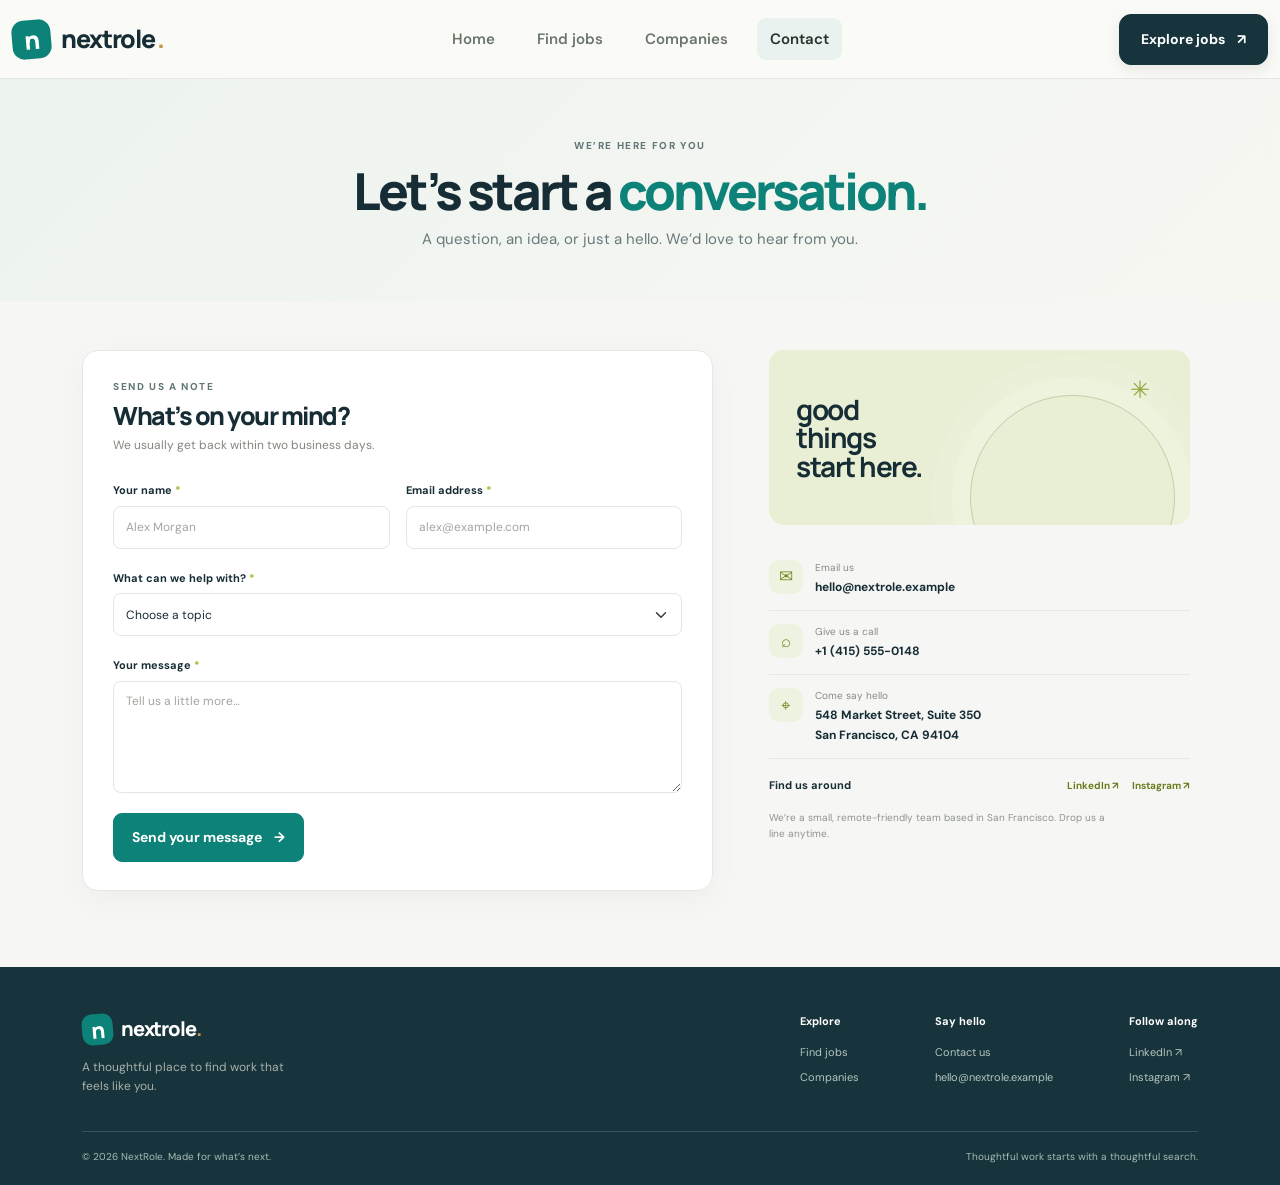
<file: contact.html>
<!DOCTYPE html>
<html lang="en">
 <head>
  <meta charset="utf-8"/>
  <meta content="width=device-width, initial-scale=1" name="viewport"/>
  <meta content="Get in touch with the NextRole team." name="description"/>
  <title>
   Contact &mdash; NextRole
  </title>
  <link href="https://cdn.jsdelivr.net/npm/bootstrap@5.3.3/dist/css/bootstrap.min.css" rel="stylesheet"/>
  <link href="https://fonts.googleapis.com" rel="preconnect"/>
  <link crossorigin="" href="https://fonts.gstatic.com" rel="preconnect"/>
  <link href="https://fonts.googleapis.com/css2?family=DM+Sans:wght@400;500;600;700;800&amp;family=Manrope:wght@400;500;600;700;800&amp;display=swap" rel="stylesheet"/>
  <link href="css/style.css" rel="stylesheet"/>
 </head>
 <body>
  <nav class="navbar navbar-expand-lg site-nav sticky-top">
   <div class="container">
    <a class="navbar-brand" href="index.html">
     <span class="brand-mark">
      n
     </span>
     nextrole
     <span class="brand-dot">
      .
     </span>
    </a>
    <button aria-controls="mainNav" aria-expanded="false" aria-label="Toggle navigation" class="navbar-toggler" data-bs-target="#mainNav" data-bs-toggle="collapse" type="button">
     <span class="navbar-toggler-icon">
     </span>
    </button>
    <div class="collapse navbar-collapse" id="mainNav">
     <ul class="navbar-nav mx-auto gap-lg-3">
      <li class="nav-item">
       <a class="nav-link" href="index.html">
        Home
       </a>
      </li>
      <li class="nav-item">
       <a class="nav-link" href="jobs.html">
        Find jobs
       </a>
      </li>
      <li class="nav-item">
       <a class="nav-link" href="companies.html">
        Companies
       </a>
      </li>
      <li class="nav-item">
       <a class="nav-link active" href="contact.html">
        Contact
       </a>
      </li>
     </ul>
     <a class="btn btn-ink nav-cta" href="jobs.html">
      Explore jobs
      <span>
       &nearrow;
      </span>
     </a>
    </div>
   </div>
  </nav>
  <main>
   <header class="page-hero contact-hero">
    <div class="container">
     <div class="eyebrow">
      WE&rsquo;RE HERE FOR YOU
     </div>
     <h1>
      Let&rsquo;s start a
      <span class="text-accent">
       conversation.
      </span>
     </h1>
     <p>
      A question, an idea, or just a hello. We&rsquo;d love to hear from you.
     </p>
    </div>
   </header>
   <section class="contact-section">
    <div class="container">
     <div class="row g-4 g-lg-5">
      <div class="col-lg-7">
       <div class="contact-form-card">
        <div class="eyebrow">
         SEND US A NOTE
        </div>
        <h2>
         What&rsquo;s on your mind?
        </h2>
        <p>
         We usually get back within two business days.
        </p>
        <form action="#message-sent" method="get">
         <div class="row g-3">
          <div class="col-md-6">
           <label class="form-label" for="contactName">
            Your name
            <span>
             *
            </span>
           </label>
           <input autocomplete="name" class="form-control" id="contactName" name="name" placeholder="Alex Morgan" required="" type="text"/>
          </div>
          <div class="col-md-6">
           <label class="form-label" for="contactEmail">
            Email address
            <span>
             *
            </span>
           </label>
           <input autocomplete="email" class="form-control" id="contactEmail" name="email" placeholder="alex@example.com" required="" type="email"/>
          </div>
          <div class="col-12">
           <label class="form-label" for="topic">
            What can we help with?
            <span>
             *
            </span>
           </label>
           <select class="form-select" id="topic" name="topic" required="">
            <option disabled="" selected="" value="">
             Choose a topic
            </option>
            <option>
             Finding a job
            </option>
            <option>
             Hiring with NextRole
            </option>
            <option>
             Partnerships
            </option>
            <option>
             Something else
            </option>
           </select>
          </div>
          <div class="col-12">
           <label class="form-label" for="message">
            Your message
            <span>
             *
            </span>
           </label>
           <textarea class="form-control" id="message" name="message" placeholder="Tell us a little more&hellip;" required="" rows="5"></textarea>
          </div>
          <div class="col-12">
           <button class="btn btn-accent submit-button" type="submit">
            Send your message
            <span>
             &rarr;
            </span>
           </button>
          </div>
         </div>
        </form>
        <div class="submitted-note" id="message-sent" role="status">
         Thanks for reaching out. In a live portal, your message would be sent to our team.
        </div>
       </div>
      </div>
      <aside class="col-lg-5">
       <div class="contact-aside">
        <div aria-hidden="true" class="contact-aside-art">
         <span>
          ✳
         </span>
         <b>
          good
          <br/>
          things
          <br/>
          start here.
         </b>
         <i>
         </i>
        </div>
        <div class="contact-method">
         <span class="contact-icon">
          ✉
         </span>
         <div>
          <small>
           Email us
          </small>
          <a href="mailto:hello@nextrole.example">
           hello@nextrole.example
          </a>
         </div>
        </div>
        <div class="contact-method">
         <span class="contact-icon">
          &telrec;
         </span>
         <div>
          <small>
           Give us a call
          </small>
          <a href="tel:+14155550148">
           +1 (415) 555-0148
          </a>
         </div>
        </div>
        <div class="contact-method">
         <span class="contact-icon">
          &target;
         </span>
         <div>
          <small>
           Come say hello
          </small>
          <b>
           548 Market Street, Suite 350
           <br/>
           San Francisco, CA 94104
          </b>
         </div>
        </div>
        <div class="social-links">
         <b>
          Find us around
         </b>
         <a href="https://www.linkedin.com/" rel="noreferrer" target="_blank">
          LinkedIn &nearrow;
         </a>
         <a href="https://www.instagram.com/" rel="noreferrer" target="_blank">
          Instagram &nearrow;
         </a>
        </div>
        <p class="contact-small-note">
         We&rsquo;re a small, remote-friendly team based in San Francisco. Drop us a line anytime.
        </p>
       </div>
      </aside>
     </div>
    </div>
   </section>
  </main>
  <footer class="site-footer">
   <div class="container">
    <div class="footer-main">
     <div class="footer-brand">
      <a class="navbar-brand" href="index.html">
       <span class="brand-mark">
        n
       </span>
       nextrole
       <span class="brand-dot">
        .
       </span>
      </a>
      <p>
       A thoughtful place to find work that feels like you.
      </p>
     </div>
     <div class="footer-links">
      <div>
       <b>
        Explore
       </b>
       <a href="jobs.html">
        Find jobs
       </a>
       <a href="companies.html">
        Companies
       </a>
      </div>
      <div>
       <b>
        Say hello
       </b>
       <a href="contact.html">
        Contact us
       </a>
       <a href="mailto:hello@nextrole.example">
        hello@nextrole.example
       </a>
      </div>
      <div>
       <b>
        Follow along
       </b>
       <a href="https://www.linkedin.com/" rel="noreferrer" target="_blank">
        LinkedIn &nearrow;
       </a>
       <a href="https://www.instagram.com/" rel="noreferrer" target="_blank">
        Instagram &nearrow;
       </a>
      </div>
     </div>
    </div>
    <div class="footer-bottom">
     <span>
      &copy; 2026 NextRole. Made for what&rsquo;s next.
     </span>
     <span>
      Thoughtful work starts with a thoughtful search.
     </span>
    </div>
   </div>
  </footer>
  <script src="https://cdn.jsdelivr.net/npm/bootstrap@5.3.3/dist/js/bootstrap.bundle.min.js">
  </script>
  <script src="js/site.js">
  </script>
 </body>
</html>
</file>
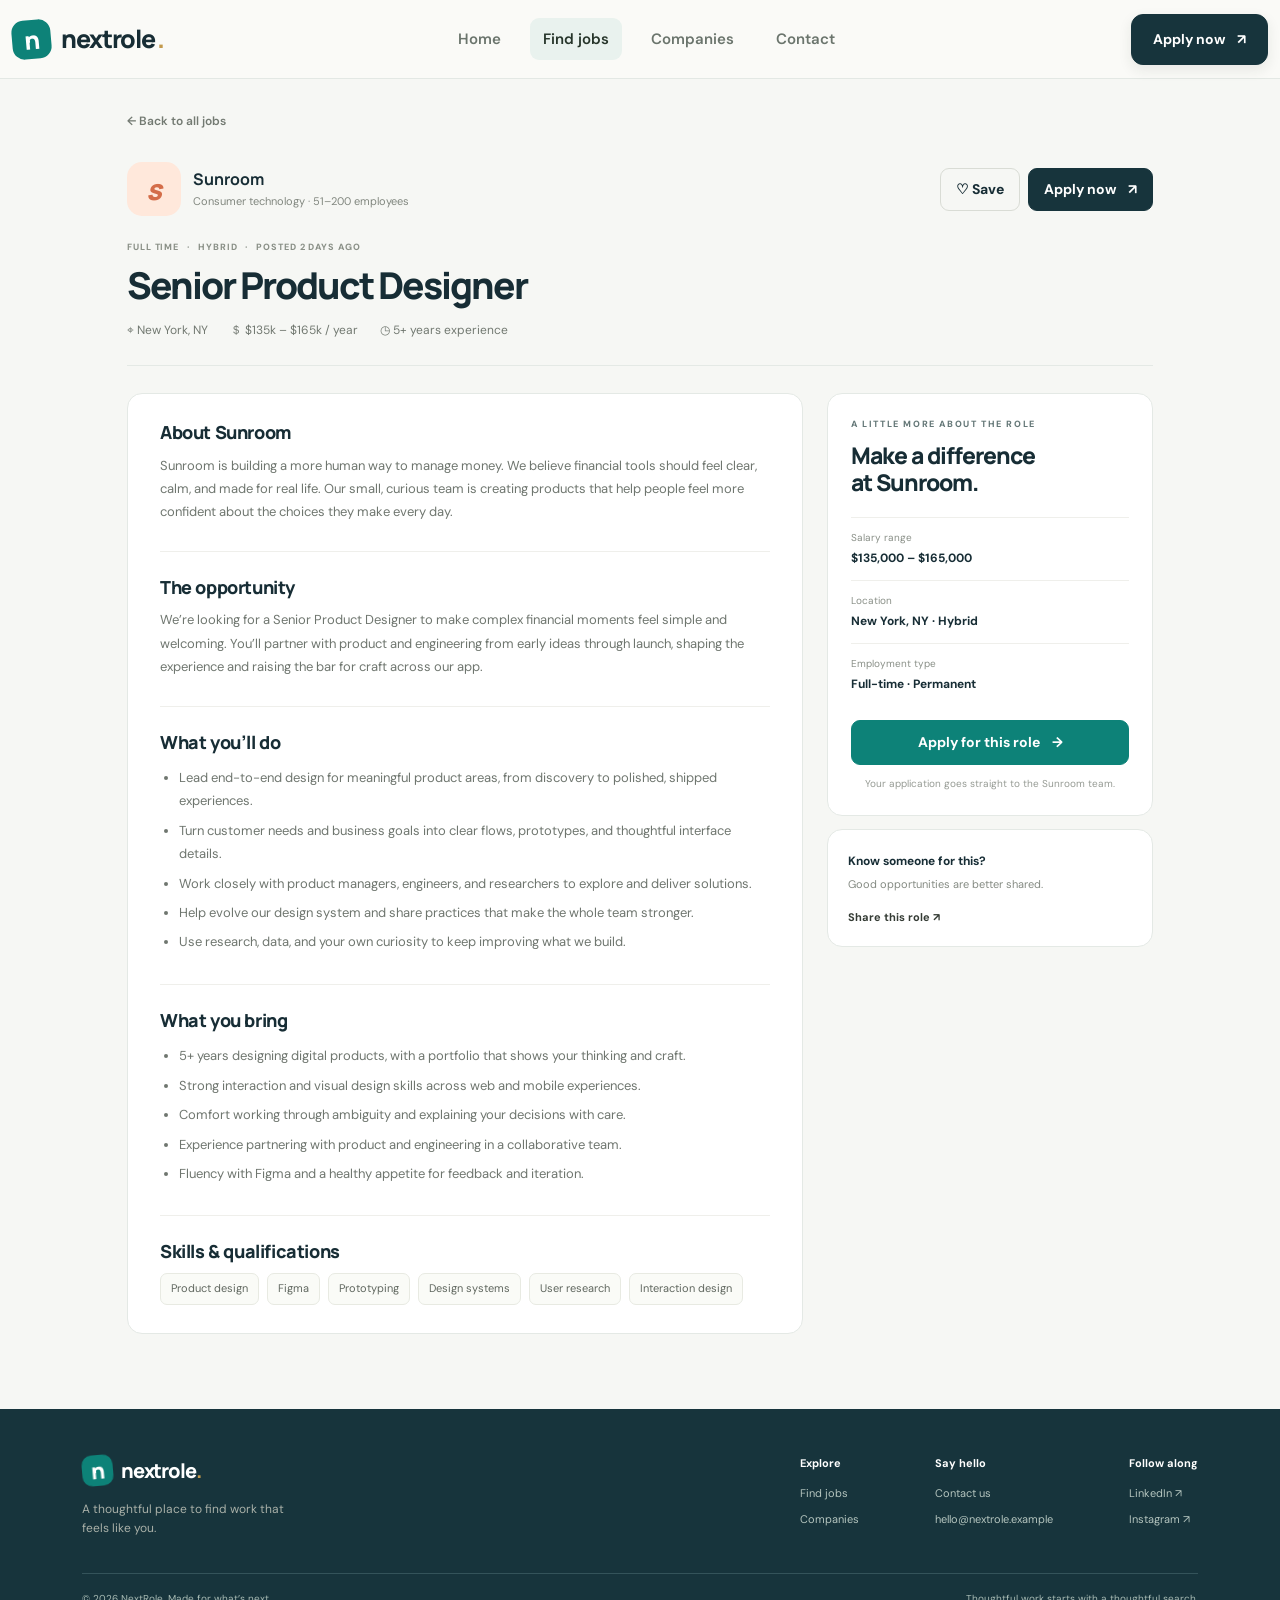
<file: job-details.html>
<!DOCTYPE html>
<html lang="en">
 <head>
  <meta charset="utf-8"/>
  <meta content="width=device-width, initial-scale=1" name="viewport"/>
  <meta content="Learn about the Senior Product Designer role at Sunroom." name="description"/>
  <title>
   Senior Product Designer &mdash; NextRole
  </title>
  <link href="https://cdn.jsdelivr.net/npm/bootstrap@5.3.3/dist/css/bootstrap.min.css" rel="stylesheet"/>
  <link href="https://fonts.googleapis.com" rel="preconnect"/>
  <link crossorigin="" href="https://fonts.gstatic.com" rel="preconnect"/>
  <link href="https://fonts.googleapis.com/css2?family=DM+Sans:wght@400;500;600;700;800&amp;family=Manrope:wght@400;500;600;700;800&amp;display=swap" rel="stylesheet"/>
  <link href="css/style.css" rel="stylesheet"/>
 </head>
 <body>
  <nav class="navbar navbar-expand-lg site-nav sticky-top">
   <div class="container">
    <a class="navbar-brand" href="index.html">
     <span class="brand-mark">
      n
     </span>
     nextrole
     <span class="brand-dot">
      .
     </span>
    </a>
    <button aria-controls="mainNav" aria-expanded="false" aria-label="Toggle navigation" class="navbar-toggler" data-bs-target="#mainNav" data-bs-toggle="collapse" type="button">
     <span class="navbar-toggler-icon">
     </span>
    </button>
    <div class="collapse navbar-collapse" id="mainNav">
     <ul class="navbar-nav mx-auto gap-lg-3">
      <li class="nav-item">
       <a class="nav-link" href="index.html">
        Home
       </a>
      </li>
      <li class="nav-item">
       <a class="nav-link active" href="jobs.html">
        Find jobs
       </a>
      </li>
      <li class="nav-item">
       <a class="nav-link" href="companies.html">
        Companies
       </a>
      </li>
      <li class="nav-item">
       <a class="nav-link" href="contact.html">
        Contact
       </a>
      </li>
     </ul>
     <a class="btn btn-ink nav-cta" href="apply.html">
      Apply now
      <span>
       &nearrow;
      </span>
     </a>
    </div>
   </div>
  </nav>
  <main>
   <div class="container detail-container">
    <a class="back-link" href="jobs.html">
     &larr; Back to all jobs
    </a>
    <div class="job-detail-header">
     <div class="detail-company">
      <span class="company-logo logo-sunroom-large">
       s
      </span>
      <span>
       <b>
        Sunroom
       </b>
       <small>
        Consumer technology &middot; 51&ndash;200 employees
       </small>
      </span>
     </div>
     <div class="detail-actions">
      <button aria-label="Save this job" class="btn btn-outline-ink" type="button">
       ♡ Save
      </button>
      <a class="btn btn-ink" href="apply.html">
       Apply now
       <span>
        &nearrow;
       </span>
      </a>
     </div>
     <div class="detail-title">
      <div class="job-meta">
       <span>
        FULL TIME
       </span>
       <span>
        &middot;
       </span>
       <span>
        HYBRID
       </span>
       <span>
        &middot;
       </span>
       <span>
        POSTED 2 DAYS AGO
       </span>
      </div>
      <h1>
       Senior Product Designer
      </h1>
      <div class="detail-facts">
       <span>
        &target; New York, NY
       </span>
       <span>
        ＄ $135k &ndash; $165k / year
       </span>
       <span>
        ◷ 5+ years experience
       </span>
      </div>
     </div>
    </div>
    <div class="row g-4 detail-content">
     <article class="col-lg-8">
      <div class="content-panel">
       <section>
        <h2>
         About Sunroom
        </h2>
        <p>
         Sunroom is building a more human way to manage money. We believe financial tools should feel clear, calm, and made for real life. Our small, curious team is creating products that help people feel more confident about the choices they make every day.
        </p>
       </section>
       <section>
        <h2>
         The opportunity
        </h2>
        <p>
         We&rsquo;re looking for a Senior Product Designer to make complex financial moments feel simple and welcoming. You&rsquo;ll partner with product and engineering from early ideas through launch, shaping the experience and raising the bar for craft across our app.
        </p>
       </section>
       <section>
        <h2>
         What you&rsquo;ll do
        </h2>
        <ul>
         <li>
          Lead end-to-end design for meaningful product areas, from discovery to polished, shipped experiences.
         </li>
         <li>
          Turn customer needs and business goals into clear flows, prototypes, and thoughtful interface details.
         </li>
         <li>
          Work closely with product managers, engineers, and researchers to explore and deliver solutions.
         </li>
         <li>
          Help evolve our design system and share practices that make the whole team stronger.
         </li>
         <li>
          Use research, data, and your own curiosity to keep improving what we build.
         </li>
        </ul>
       </section>
       <section>
        <h2>
         What you bring
        </h2>
        <ul>
         <li>
          5+ years designing digital products, with a portfolio that shows your thinking and craft.
         </li>
         <li>
          Strong interaction and visual design skills across web and mobile experiences.
         </li>
         <li>
          Comfort working through ambiguity and explaining your decisions with care.
         </li>
         <li>
          Experience partnering with product and engineering in a collaborative team.
         </li>
         <li>
          Fluency with Figma and a healthy appetite for feedback and iteration.
         </li>
        </ul>
       </section>
       <section>
        <h2>
         Skills &amp; qualifications
        </h2>
        <div class="skill-tags">
         <span>
          Product design
         </span>
         <span>
          Figma
         </span>
         <span>
          Prototyping
         </span>
         <span>
          Design systems
         </span>
         <span>
          User research
         </span>
         <span>
          Interaction design
         </span>
        </div>
       </section>
      </div>
     </article>
     <aside class="col-lg-4">
      <div class="apply-panel">
       <div class="eyebrow">
        A LITTLE MORE ABOUT THE ROLE
       </div>
       <h3>
        Make a difference
        <br/>
        at Sunroom.
       </h3>
       <div class="apply-fact">
        <small>
         Salary range
        </small>
        <b>
         $135,000 &ndash; $165,000
        </b>
       </div>
       <div class="apply-fact">
        <small>
         Location
        </small>
        <b>
         New York, NY &middot; Hybrid
        </b>
       </div>
       <div class="apply-fact">
        <small>
         Employment type
        </small>
        <b>
         Full-time &middot; Permanent
        </b>
       </div>
       <a class="btn btn-accent w-100" href="apply.html">
        Apply for this role
        <span>
         &rarr;
        </span>
       </a>
       <p class="apply-note">
        Your application goes straight to the Sunroom team.
       </p>
      </div>
      <div class="share-panel">
       <b>
        Know someone for this?
       </b>
       <p>
        Good opportunities are better shared.
       </p>
       <a class="text-link" href="mailto:?subject=Senior%20Product%20Designer%20at%20Sunroom">
        Share this role &nearrow;
       </a>
      </div>
     </aside>
    </div>
   </div>
  </main>
  <footer class="site-footer">
   <div class="container">
    <div class="footer-main">
     <div class="footer-brand">
      <a class="navbar-brand" href="index.html">
       <span class="brand-mark">
        n
       </span>
       nextrole
       <span class="brand-dot">
        .
       </span>
      </a>
      <p>
       A thoughtful place to find work that feels like you.
      </p>
     </div>
     <div class="footer-links">
      <div>
       <b>
        Explore
       </b>
       <a href="jobs.html">
        Find jobs
       </a>
       <a href="companies.html">
        Companies
       </a>
      </div>
      <div>
       <b>
        Say hello
       </b>
       <a href="contact.html">
        Contact us
       </a>
       <a href="mailto:hello@nextrole.example">
        hello@nextrole.example
       </a>
      </div>
      <div>
       <b>
        Follow along
       </b>
       <a href="https://www.linkedin.com/" rel="noreferrer" target="_blank">
        LinkedIn &nearrow;
       </a>
       <a href="https://www.instagram.com/" rel="noreferrer" target="_blank">
        Instagram &nearrow;
       </a>
      </div>
     </div>
    </div>
    <div class="footer-bottom">
     <span>
      &copy; 2026 NextRole. Made for what&rsquo;s next.
     </span>
     <span>
      Thoughtful work starts with a thoughtful search.
     </span>
    </div>
   </div>
  </footer>
  <script src="https://cdn.jsdelivr.net/npm/bootstrap@5.3.3/dist/js/bootstrap.bundle.min.js">
  </script>
  <script src="js/site.js">
  </script>
 </body>
</html>
</file>
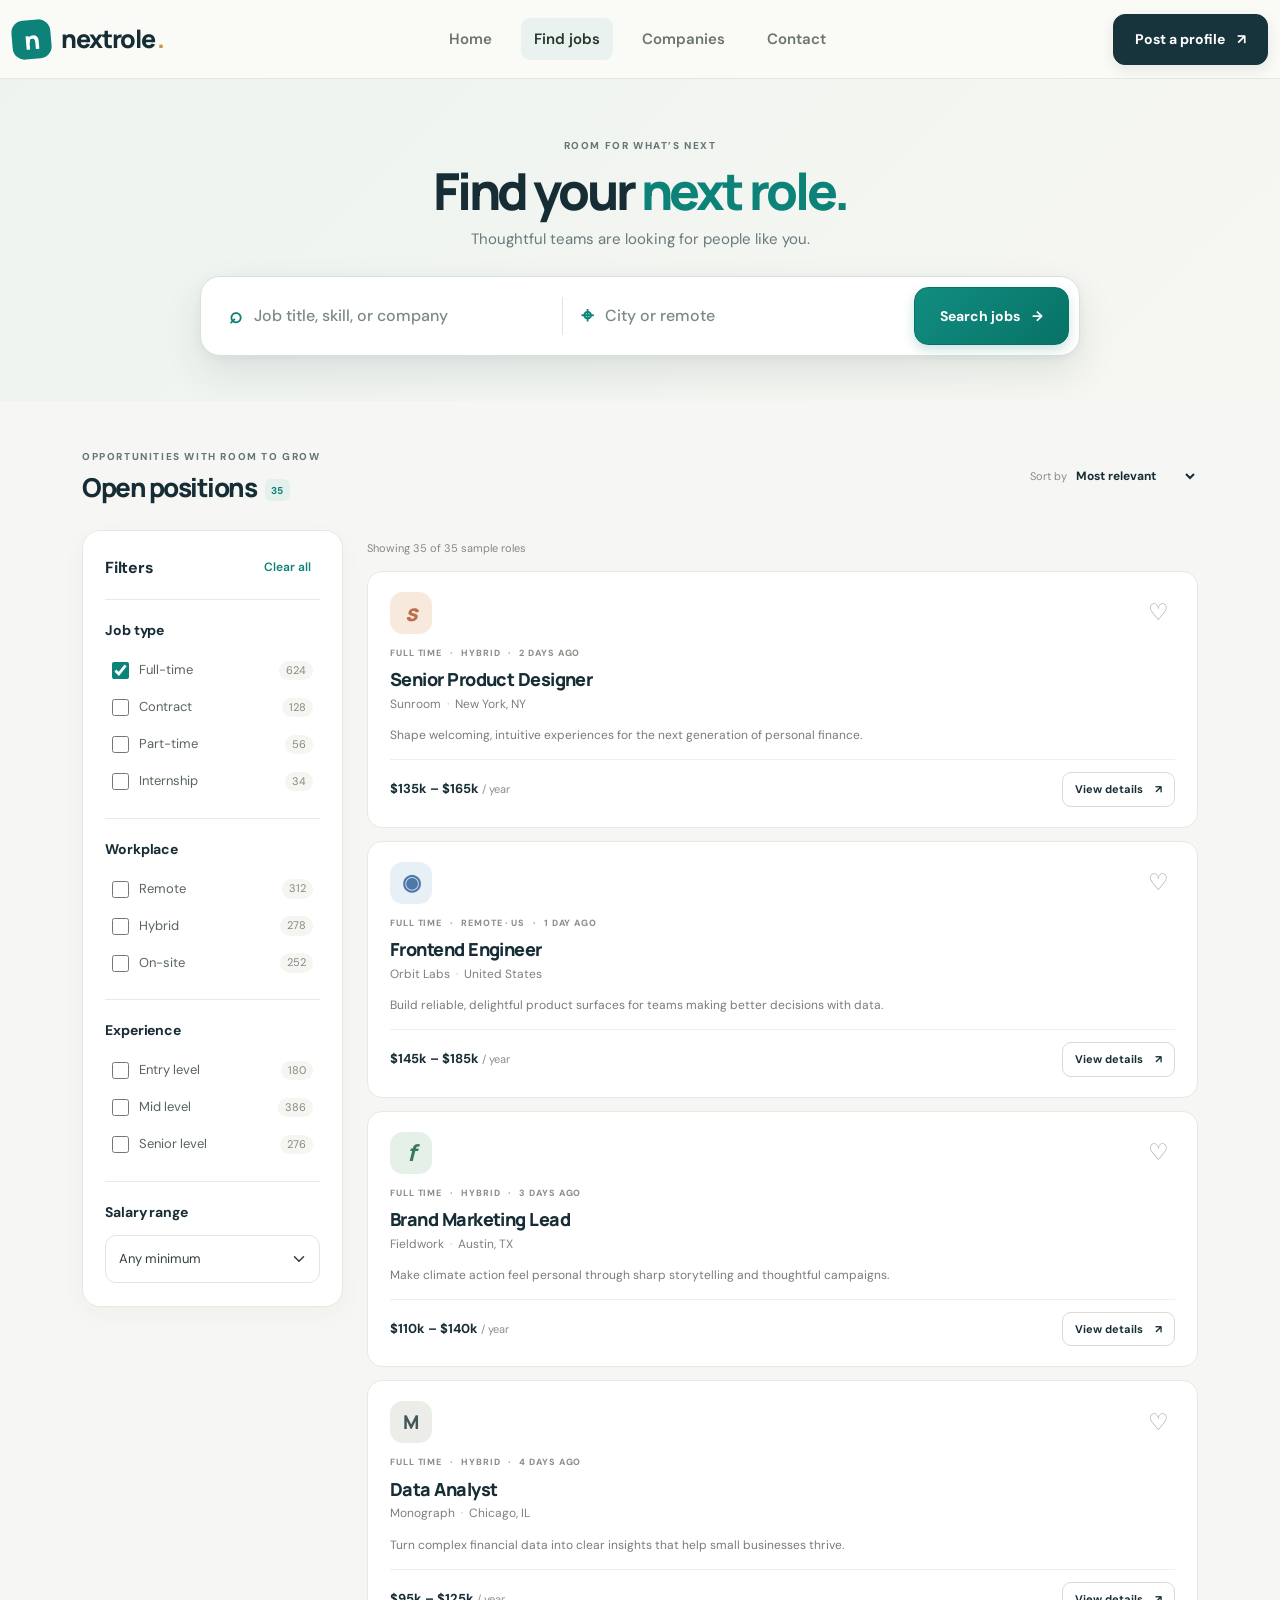
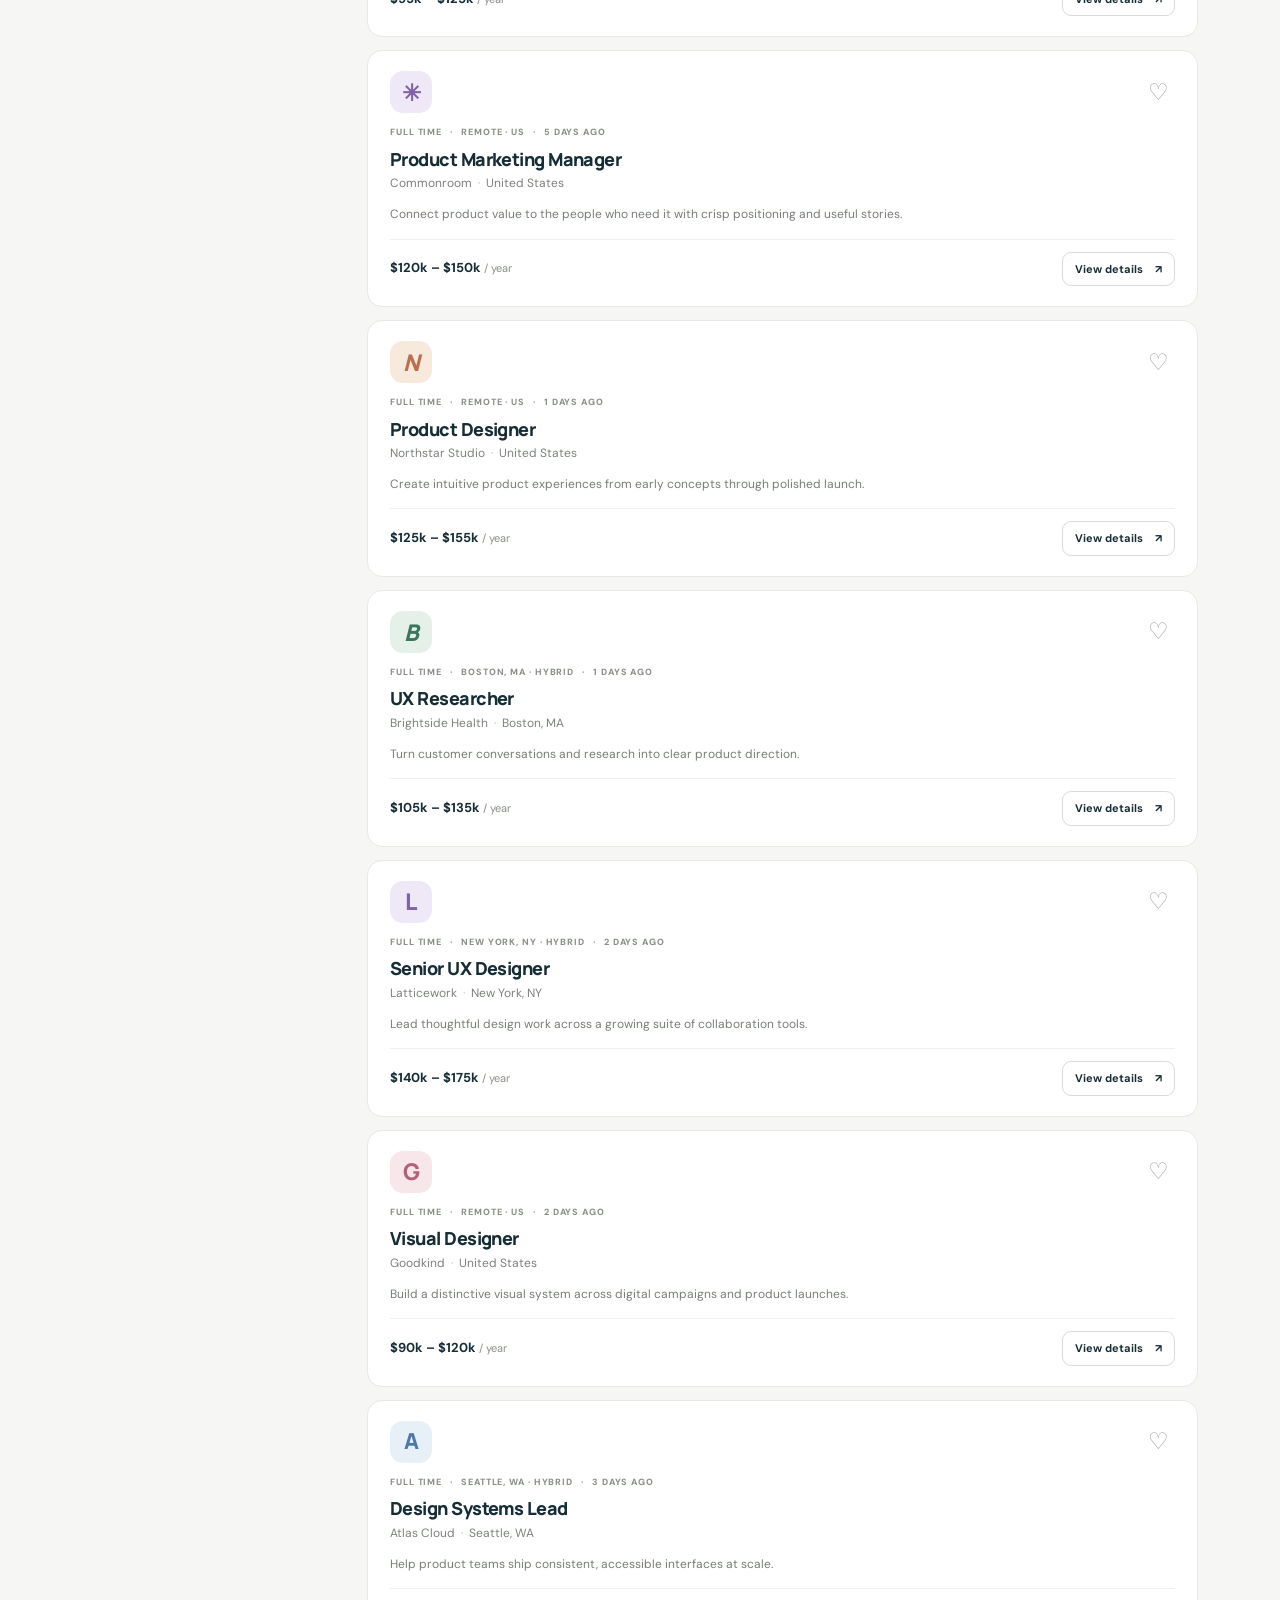
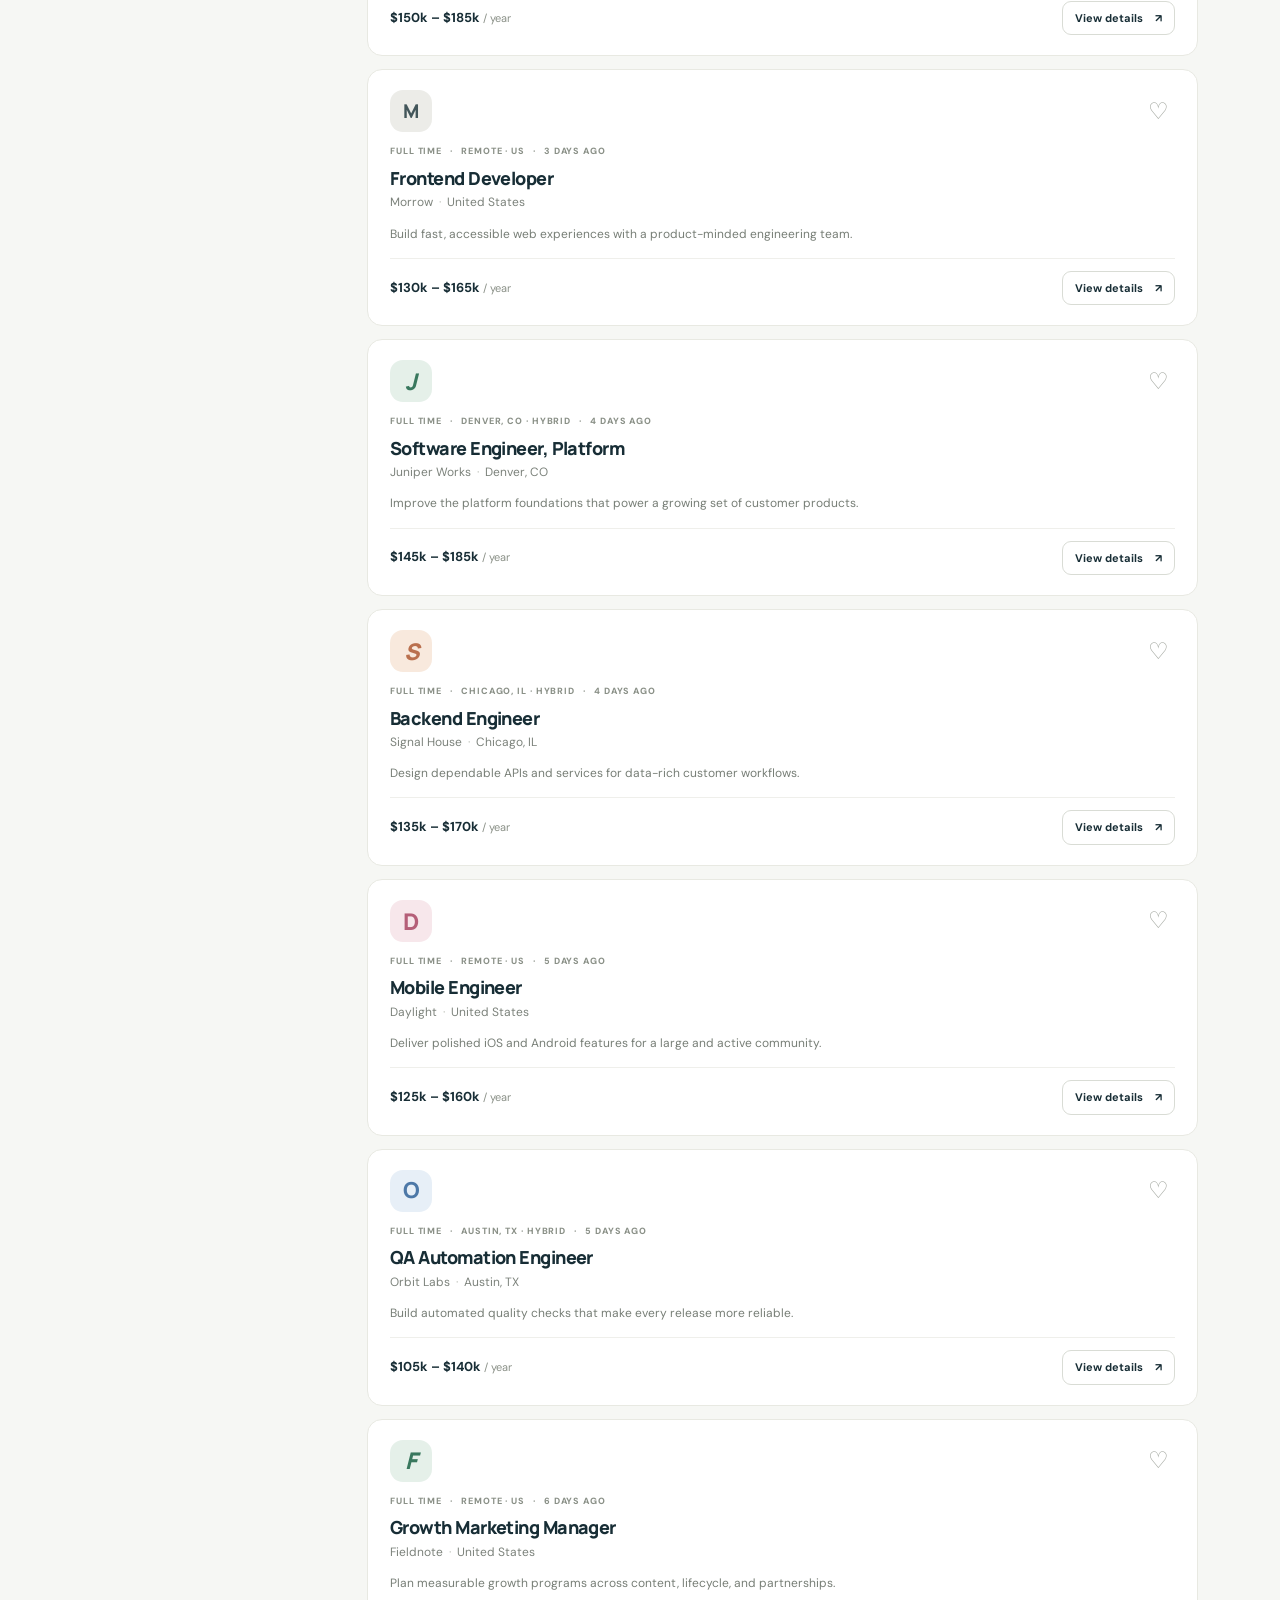
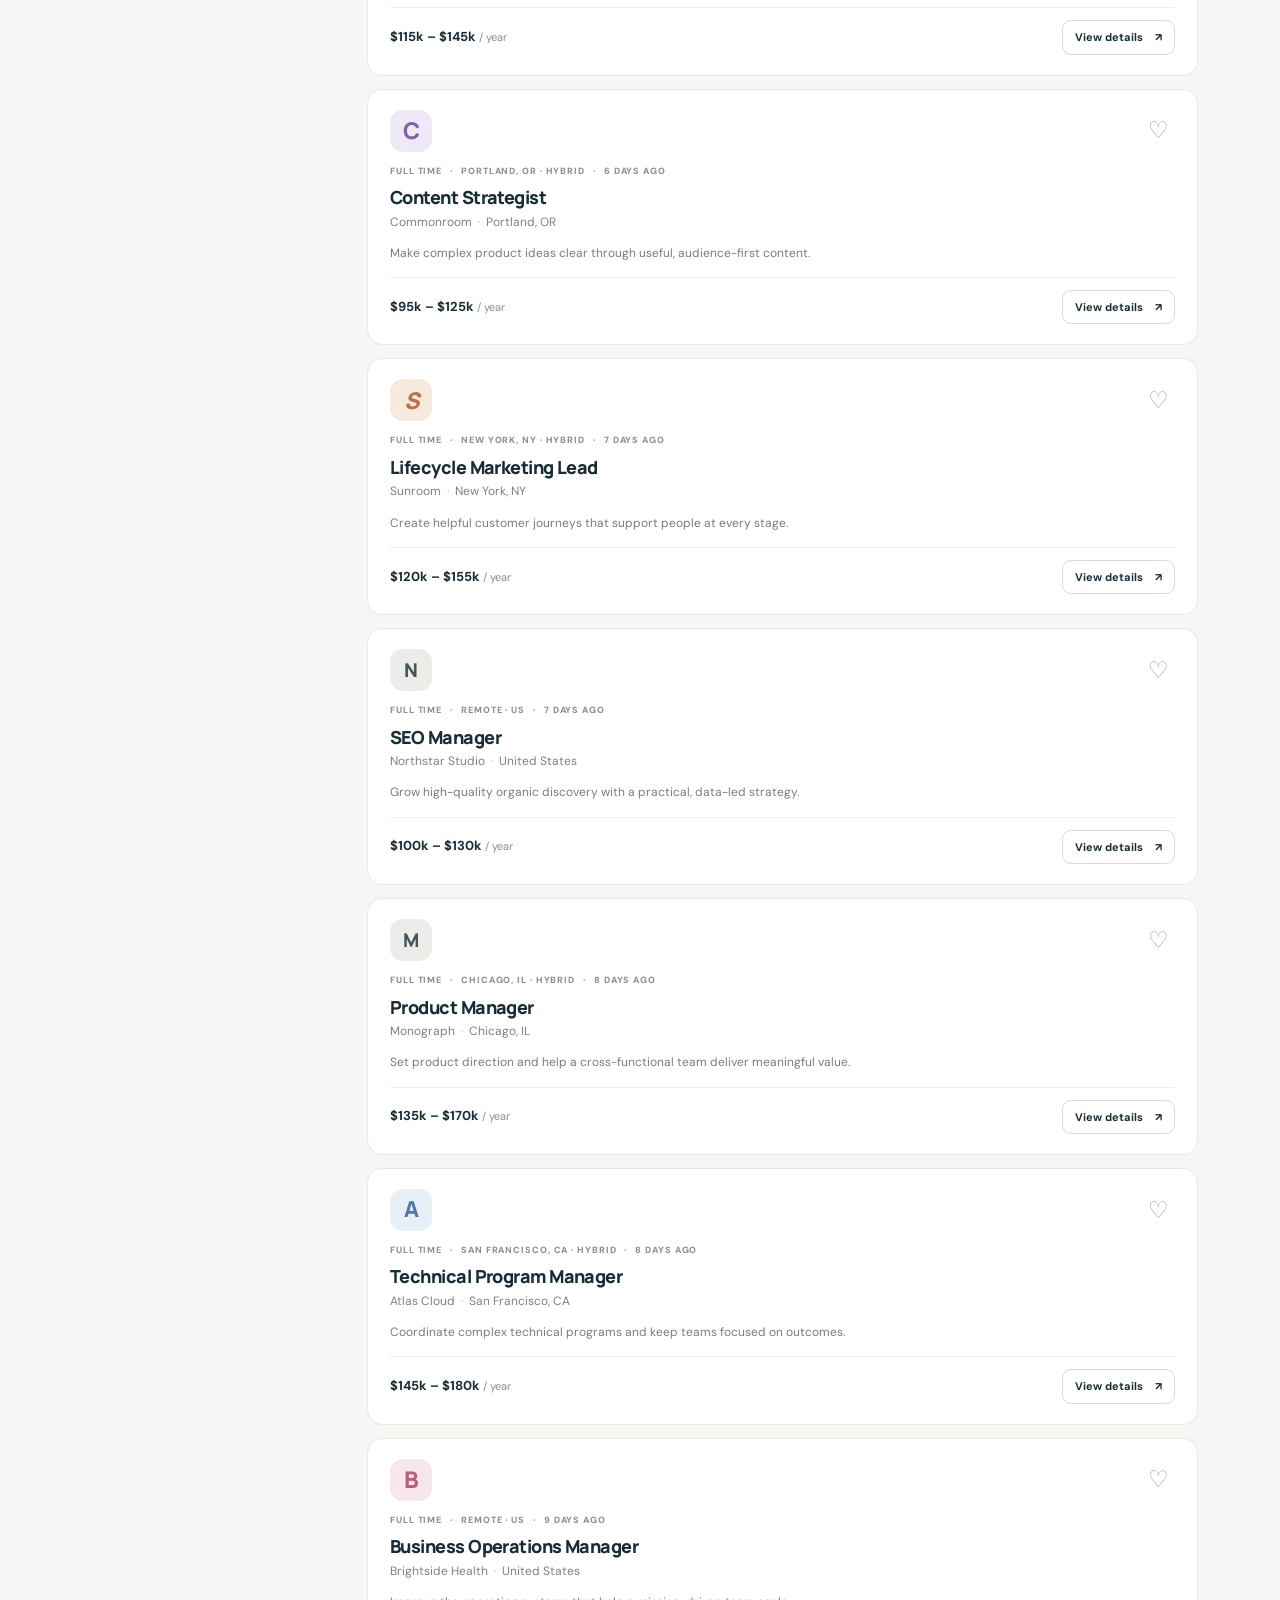
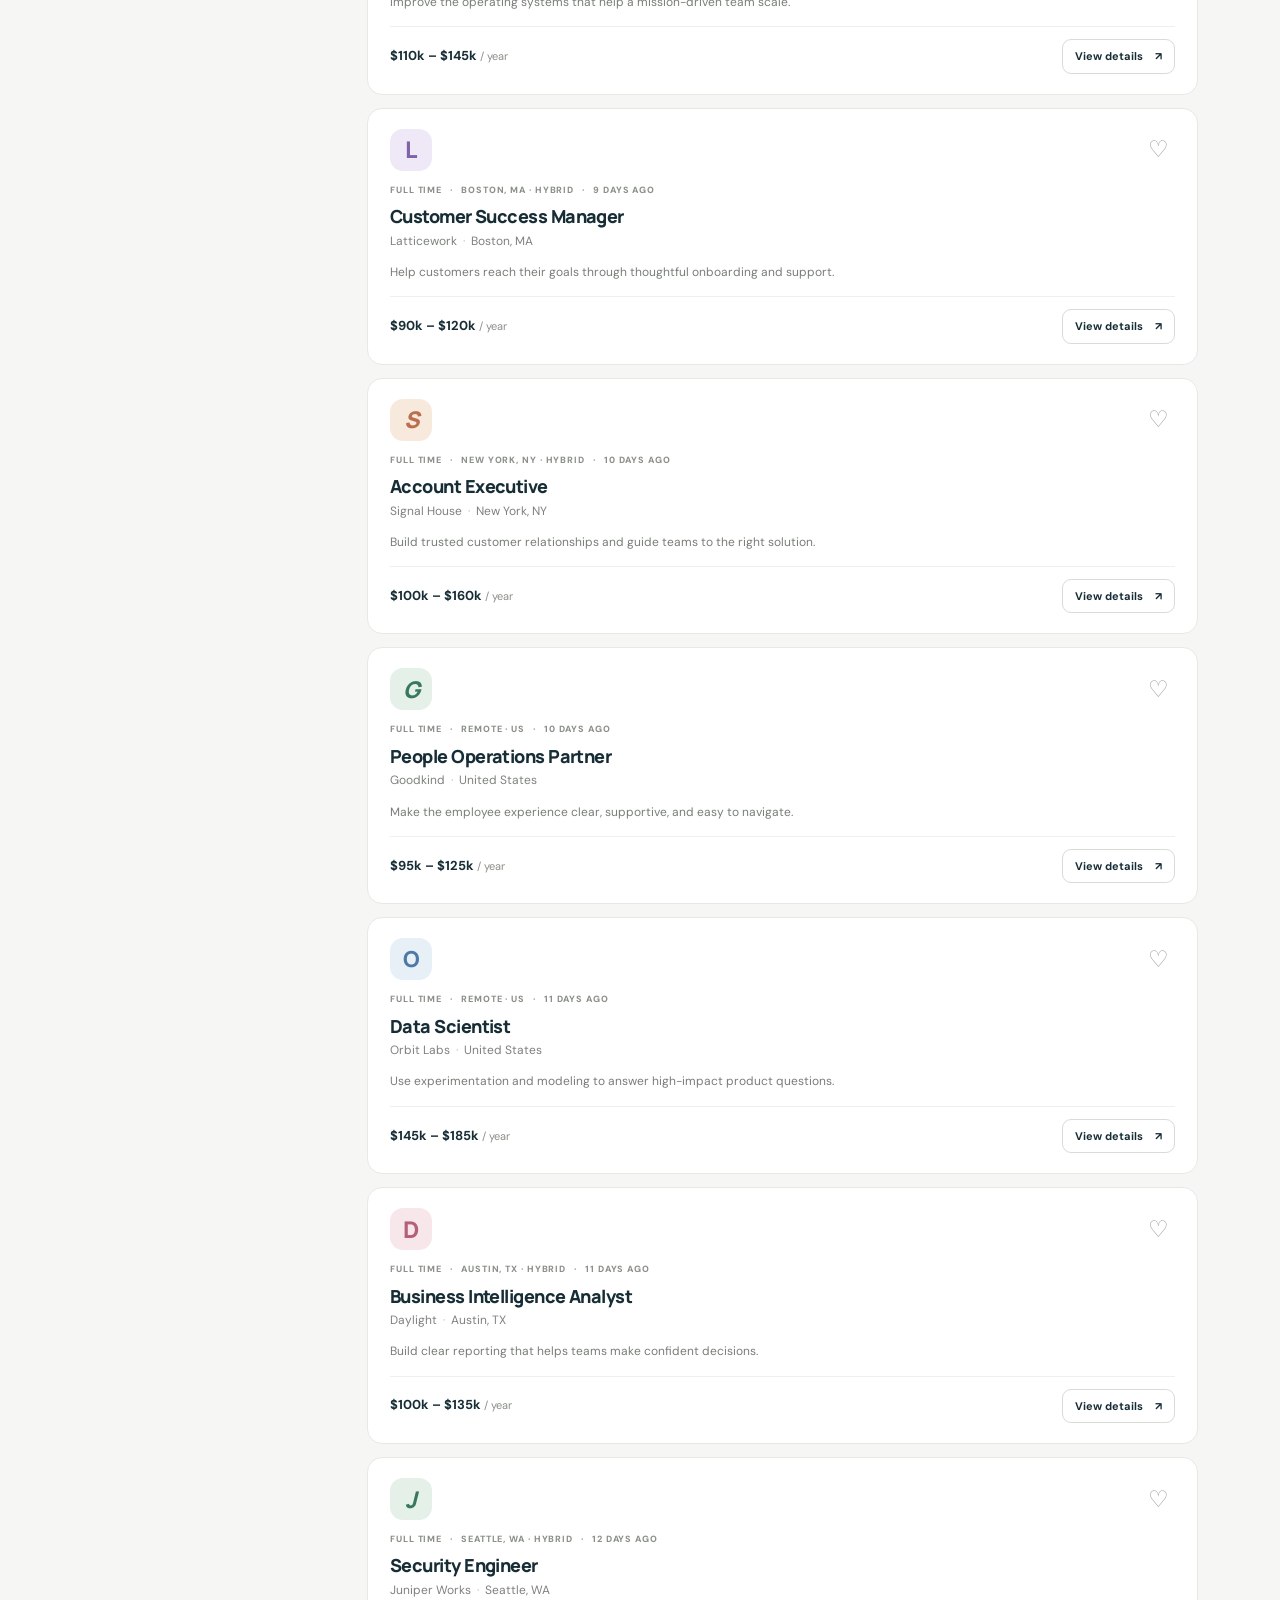
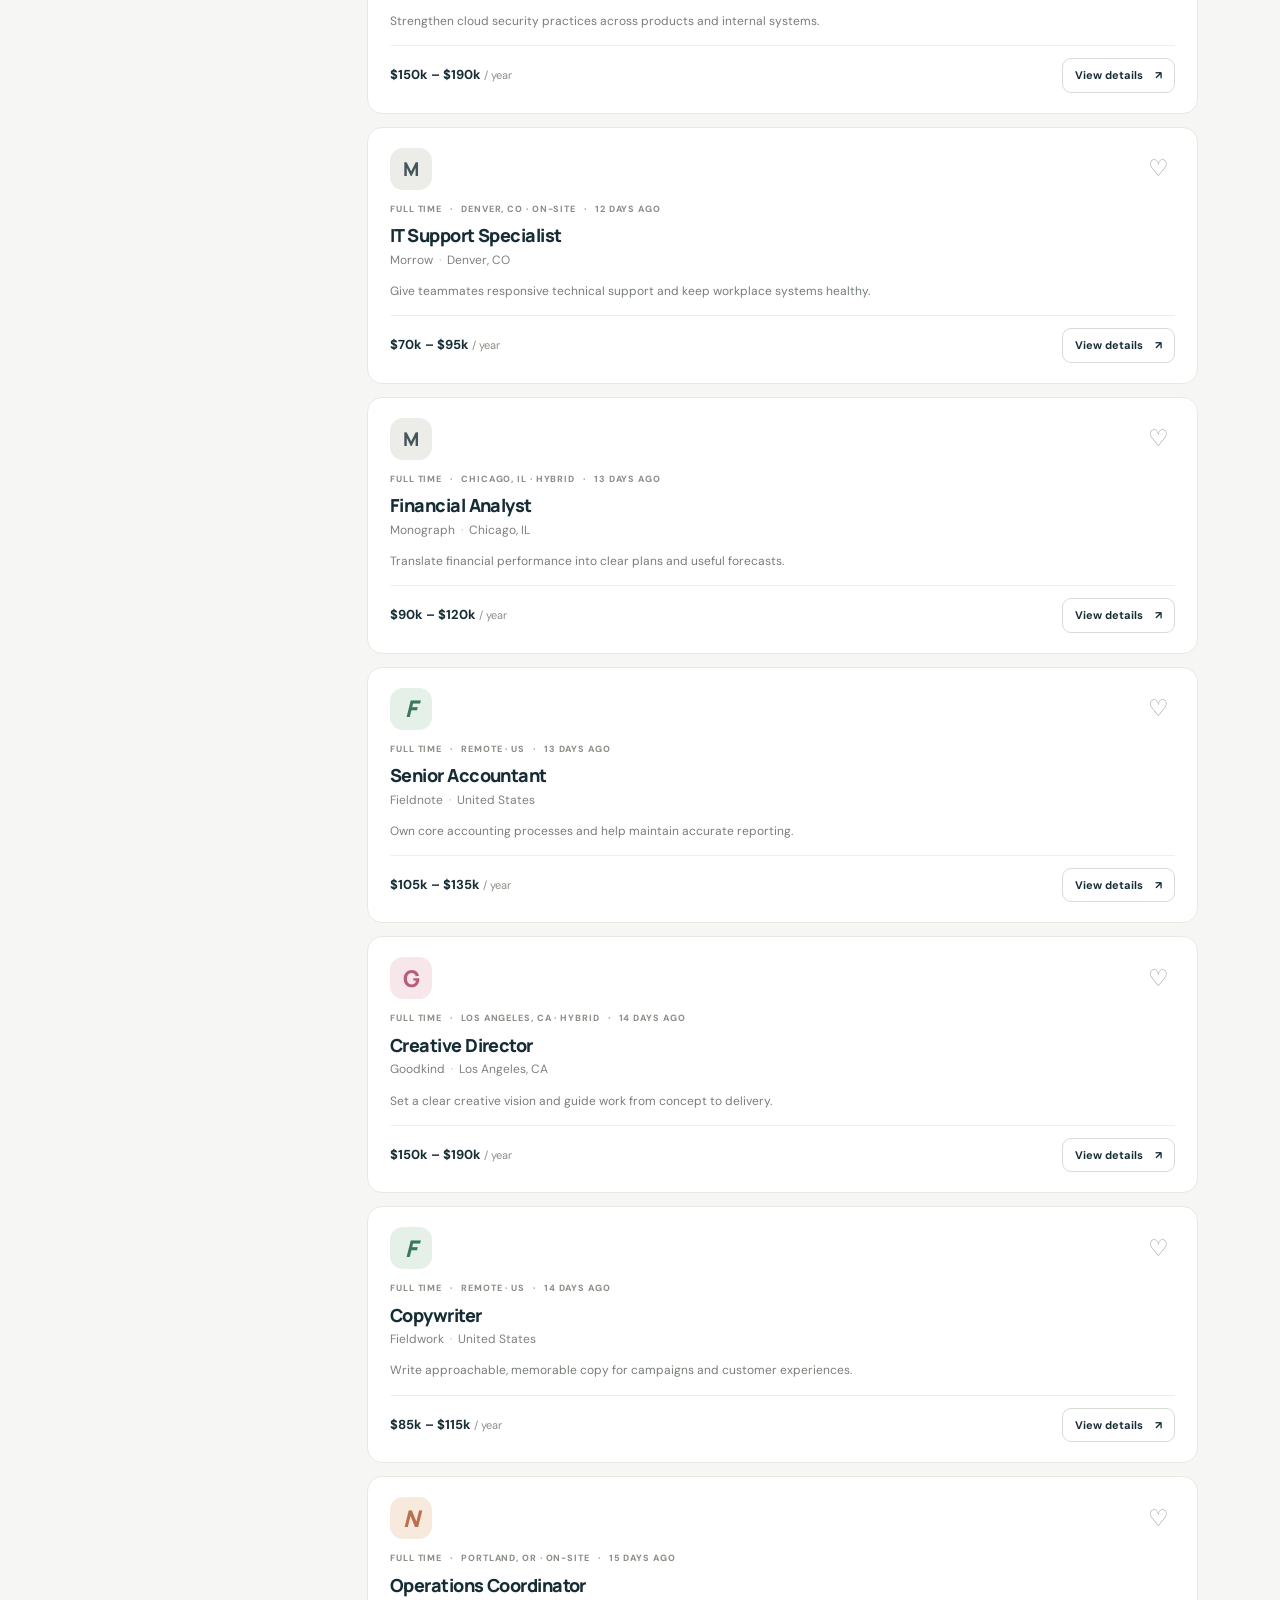
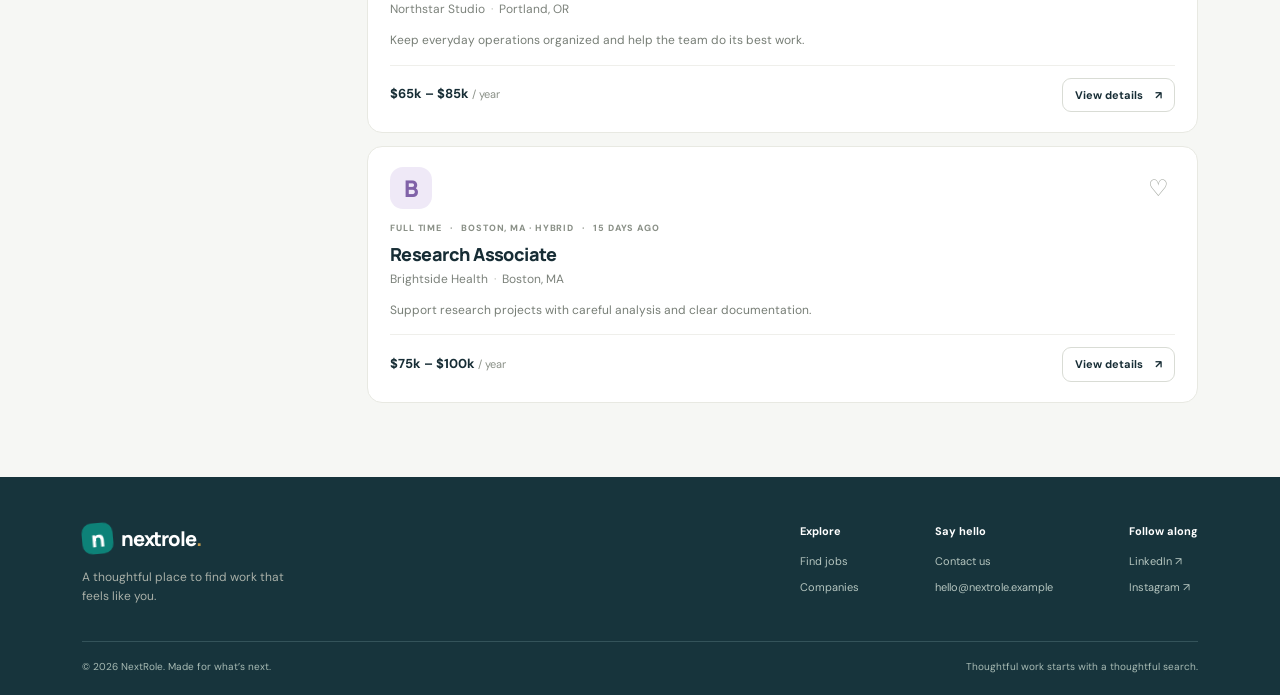
<file: jobs.html>
<!DOCTYPE html>
<html lang="en">
 <head>
  <meta charset="utf-8"/>
  <meta content="width=device-width, initial-scale=1" name="viewport"/>
  <meta content="Browse thoughtful career opportunities at growing companies." name="description"/>
  <title>
   Find jobs &mdash; NextRole
  </title>
  <link href="https://cdn.jsdelivr.net/npm/bootstrap@5.3.3/dist/css/bootstrap.min.css" rel="stylesheet"/>
  <link href="https://fonts.googleapis.com" rel="preconnect"/>
  <link crossorigin="" href="https://fonts.gstatic.com" rel="preconnect"/>
  <link href="https://fonts.googleapis.com/css2?family=DM+Sans:wght@400;500;600;700;800&amp;family=Manrope:wght@400;500;600;700;800&amp;display=swap" rel="stylesheet"/>
  <link href="css/style.css" rel="stylesheet"/>
 </head>
 <body>
  <nav class="navbar navbar-expand-lg site-nav sticky-top">
   <div class="container">
    <a class="navbar-brand" href="index.html">
     <span class="brand-mark">
      n
     </span>
     nextrole
     <span class="brand-dot">
      .
     </span>
    </a>
    <button aria-controls="mainNav" aria-expanded="false" aria-label="Toggle navigation" class="navbar-toggler" data-bs-target="#mainNav" data-bs-toggle="collapse" type="button">
     <span class="navbar-toggler-icon">
     </span>
    </button>
    <div class="collapse navbar-collapse" id="mainNav">
     <ul class="navbar-nav mx-auto gap-lg-3">
      <li class="nav-item">
       <a class="nav-link" href="index.html">
        Home
       </a>
      </li>
      <li class="nav-item">
       <a class="nav-link active" href="jobs.html">
        Find jobs
       </a>
      </li>
      <li class="nav-item">
       <a class="nav-link" href="companies.html">
        Companies
       </a>
      </li>
      <li class="nav-item">
       <a class="nav-link" href="contact.html">
        Contact
       </a>
      </li>
     </ul>
     <a class="btn btn-ink nav-cta" href="apply.html">
      Post a profile
      <span aria-hidden="true">
       &nearrow;
      </span>
     </a>
    </div>
   </div>
  </nav>
  <main>
   <header class="page-hero">
    <div class="container">
     <div class="eyebrow">
      ROOM FOR WHAT&rsquo;S NEXT
     </div>
     <h1>
      Find your
      <span class="text-accent">
       next role.
      </span>
     </h1>
     <p>
      Thoughtful teams are looking for people like you.
     </p>
     <form action="jobs.html" class="search-panel search-panel-wide" method="get">
      <label class="search-field">
       <span aria-hidden="true" class="search-icon">
        &telrec;
       </span>
       <span class="visually-hidden">
        Job title or keyword
       </span>
       <input name="q" placeholder="Job title, skill, or company" type="search"/>
      </label>
      <span class="search-divider">
      </span>
      <label class="search-field location-field">
       <span aria-hidden="true" class="search-icon">
        &target;
       </span>
       <span class="visually-hidden">
        Location
       </span>
       <input name="location" placeholder="City or remote" type="search"/>
      </label>
      <button class="btn btn-accent search-button" type="submit">
       Search jobs
       <span aria-hidden="true">
        &rarr;
       </span>
      </button>
     </form>
    </div>
   </header>
   <section class="listing-section section-pad">
    <div class="container">
     <div class="listing-heading">
      <div>
       <div class="eyebrow">
        OPPORTUNITIES WITH ROOM TO GROW
       </div>
       <h2>
        Open positions
        <span class="result-count">
         08
        </span>
       </h2>
      </div>
      <label class="sort-control">
       Sort by
       <select aria-label="Sort jobs">
        <option>
         Most relevant
        </option>
        <option>
         Newest first
        </option>
        <option>
         Salary: high to low
        </option>
       </select>
      </label>
     </div>
     <div class="row g-4">
      <aside class="col-lg-3">
       <div class="filter-panel">
        <div class="filter-heading">
         <b>
          Filters
         </b>
         <button class="filter-clear" type="button">
          Clear all
         </button>
        </div>
        <div class="filter-group">
         <b>
          Job type
         </b>
         <label>
          <input checked="" type="checkbox"/>
          Full-time
          <span>
           624
          </span>
         </label>
         <label>
          <input type="checkbox"/>
          Contract
          <span>
           128
          </span>
         </label>
         <label>
          <input type="checkbox"/>
          Part-time
          <span>
           56
          </span>
         </label>
         <label>
          <input type="checkbox"/>
          Internship
          <span>
           34
          </span>
         </label>
        </div>
        <div class="filter-group">
         <b>
          Workplace
         </b>
         <label>
          <input type="checkbox"/>
          Remote
          <span>
           312
          </span>
         </label>
         <label>
          <input type="checkbox"/>
          Hybrid
          <span>
           278
          </span>
         </label>
         <label>
          <input type="checkbox"/>
          On-site
          <span>
           252
          </span>
         </label>
        </div>
        <div class="filter-group">
         <b>
          Experience
         </b>
         <label>
          <input type="checkbox"/>
          Entry level
          <span>
           180
          </span>
         </label>
         <label>
          <input type="checkbox"/>
          Mid level
          <span>
           386
          </span>
         </label>
         <label>
          <input type="checkbox"/>
          Senior level
          <span>
           276
          </span>
         </label>
        </div>
        <div class="filter-group salary-filter">
         <b>
          Salary range
         </b>
         <select aria-label="Minimum salary" class="form-select">
          <option>
           Any minimum
          </option>
          <option>
           $60,000
          </option>
          <option>
           $90,000
          </option>
          <option>
           $120,000
          </option>
         </select>
        </div>
       </div>
      </aside>
      <div class="col-lg-9">
       <div class="job-listings">
        <article class="job-card listing-card">
         <div class="job-card-top">
          <span class="company-logo logo-sunrise">
           s
          </span>
          <button aria-label="Save Senior Product Designer job" class="save-button">
           ♡
          </button>
         </div>
         <div class="job-meta">
          <span>
           FULL TIME
          </span>
          <span>
           &middot;
          </span>
          <span>
           HYBRID
          </span>
          <span>
           &middot;
          </span>
          <span>
           2 DAYS AGO
          </span>
         </div>
         <h3>
          <a href="job-details.html">
           Senior Product Designer
          </a>
         </h3>
         <p class="company-name">
          Sunroom
          <span>
           &middot;
          </span>
          New York, NY
         </p>
         <p class="job-summary">
          Shape welcoming, intuitive experiences for the next generation of personal finance.
         </p>
         <div class="job-card-bottom">
          <span class="salary">
           $135k &ndash; $165k
           <small>
            / year
           </small>
          </span>
          <a class="btn btn-outline-ink" href="job-details.html">
           View details
           <span>
            &nearrow;
           </span>
          </a>
         </div>
        </article>
        <article class="job-card listing-card">
         <div class="job-card-top">
          <span class="company-logo logo-orbit">
           ◉
          </span>
          <button aria-label="Save Frontend Engineer job" class="save-button">
           ♡
          </button>
         </div>
         <div class="job-meta">
          <span>
           FULL TIME
          </span>
          <span>
           &middot;
          </span>
          <span>
           REMOTE &middot; US
          </span>
          <span>
           &middot;
          </span>
          <span>
           1 DAY AGO
          </span>
         </div>
         <h3>
          <a href="job-details.html">
           Frontend Engineer
          </a>
         </h3>
         <p class="company-name">
          Orbit Labs
          <span>
           &middot;
          </span>
          United States
         </p>
         <p class="job-summary">
          Build reliable, delightful product surfaces for teams making better decisions with data.
         </p>
         <div class="job-card-bottom">
          <span class="salary">
           $145k &ndash; $185k
           <small>
            / year
           </small>
          </span>
          <a class="btn btn-outline-ink" href="job-details.html">
           View details
           <span>
            &nearrow;
           </span>
          </a>
         </div>
        </article>
        <article class="job-card listing-card">
         <div class="job-card-top">
          <span class="company-logo logo-field">
           f
          </span>
          <button aria-label="Save Brand Marketing Lead job" class="save-button">
           ♡
          </button>
         </div>
         <div class="job-meta">
          <span>
           FULL TIME
          </span>
          <span>
           &middot;
          </span>
          <span>
           HYBRID
          </span>
          <span>
           &middot;
          </span>
          <span>
           3 DAYS AGO
          </span>
         </div>
         <h3>
          <a href="job-details.html">
           Brand Marketing Lead
          </a>
         </h3>
         <p class="company-name">
          Fieldwork
          <span>
           &middot;
          </span>
          Austin, TX
         </p>
         <p class="job-summary">
          Make climate action feel personal through sharp storytelling and thoughtful campaigns.
         </p>
         <div class="job-card-bottom">
          <span class="salary">
           $110k &ndash; $140k
           <small>
            / year
           </small>
          </span>
          <a class="btn btn-outline-ink" href="job-details.html">
           View details
           <span>
            &nearrow;
           </span>
          </a>
         </div>
        </article>
        <article class="job-card listing-card">
         <div class="job-card-top">
          <span class="company-logo logo-mono">
           M
          </span>
          <button aria-label="Save Data Analyst job" class="save-button">
           ♡
          </button>
         </div>
         <div class="job-meta">
          <span>
           FULL TIME
          </span>
          <span>
           &middot;
          </span>
          <span>
           HYBRID
          </span>
          <span>
           &middot;
          </span>
          <span>
           4 DAYS AGO
          </span>
         </div>
         <h3>
          <a href="job-details.html">
           Data Analyst
          </a>
         </h3>
         <p class="company-name">
          Monograph
          <span>
           &middot;
          </span>
          Chicago, IL
         </p>
         <p class="job-summary">
          Turn complex financial data into clear insights that help small businesses thrive.
         </p>
         <div class="job-card-bottom">
          <span class="salary">
           $95k &ndash; $125k
           <small>
            / year
           </small>
          </span>
          <a class="btn btn-outline-ink" href="job-details.html">
           View details
           <span>
            &nearrow;
           </span>
          </a>
         </div>
        </article>
        <article class="job-card listing-card">
         <div class="job-card-top">
          <span class="company-logo logo-violet">
           ✳
          </span>
          <button aria-label="Save Product Marketing Manager job" class="save-button">
           ♡
          </button>
         </div>
         <div class="job-meta">
          <span>
           FULL TIME
          </span>
          <span>
           &middot;
          </span>
          <span>
           REMOTE &middot; US
          </span>
          <span>
           &middot;
          </span>
          <span>
           5 DAYS AGO
          </span>
         </div>
         <h3>
          <a href="job-details.html">
           Product Marketing Manager
          </a>
         </h3>
         <p class="company-name">
          Commonroom
          <span>
           &middot;
          </span>
          United States
         </p>
         <p class="job-summary">
          Connect product value to the people who need it with crisp positioning and useful stories.
         </p>
         <div class="job-card-bottom">
          <span class="salary">
           $120k &ndash; $150k
           <small>
            / year
           </small>
          </span>
          <a class="btn btn-outline-ink" href="job-details.html">
           View details
           <span>
            &nearrow;
           </span>
          </a>
         </div>
        </article>
        <div class="pagination-row">
         <span>Showing 35 sample roles</span>
        </div>
       </div>
      </div>
     </div>
    </div>
   </section>
  </main>
  <footer class="site-footer">
   <div class="container">
    <div class="footer-main">
     <div class="footer-brand">
      <a class="navbar-brand" href="index.html">
       <span class="brand-mark">
        n
       </span>
       nextrole
       <span class="brand-dot">
        .
       </span>
      </a>
      <p>
       A thoughtful place to find work that feels like you.
      </p>
     </div>
     <div class="footer-links">
      <div>
       <b>
        Explore
       </b>
       <a href="jobs.html">
        Find jobs
       </a>
       <a href="companies.html">
        Companies
       </a>
      </div>
      <div>
       <b>
        Say hello
       </b>
       <a href="contact.html">
        Contact us
       </a>
       <a href="mailto:hello@nextrole.example">
        hello@nextrole.example
       </a>
      </div>
      <div>
       <b>
        Follow along
       </b>
       <a href="https://www.linkedin.com/" rel="noreferrer" target="_blank">
        LinkedIn &nearrow;
       </a>
       <a href="https://www.instagram.com/" rel="noreferrer" target="_blank">
        Instagram &nearrow;
       </a>
      </div>
     </div>
    </div>
    <div class="footer-bottom">
     <span>
      &copy; 2026 NextRole. Made for what&rsquo;s next.
     </span>
     <span>
      Thoughtful work starts with a thoughtful search.
     </span>
    </div>
   </div>
  </footer>
  <script src="https://cdn.jsdelivr.net/npm/bootstrap@5.3.3/dist/js/bootstrap.bundle.min.js">
  </script>
  <script src="js/site.js">
  </script>
 </body>
</html>
</file>
<file: css/style.css>
:root {
  --ink:#202b25;
  --muted:#e2ed52;
  --paper:#eaeace3c;
  --white:#fff;
  --line:#e6e9e1;
  --accent:#ddf47a;
  --accent-dark:#c6e35a;
  --soft-green:#eff4e3;
  --serif:Manrope,Arial,sans-serif;
  --sans:"DM Sans",Arial,sans-serif;
  --radius:18px
}
* {
  box-sizing:border-box
}
html {
  scroll-behavior:smooth
}
body {
  margin:0;
  background:var(--paper);
  color:var(--ink);
  font-family:var(--sans);
  font-size:15px;
  line-height:1.6
}
a {
  color:inherit;
  text-decoration:none
}
a:hover {
  color:#e8f744
}
button,input,select,textarea {
  font:inherit
}
.site-nav {
  background:rgba(201, 189, 153, 0.95);
  backdrop-filter:blur(12px);
  border-bottom:1px solid rgba(32,37,34,.06);
  padding:14px 0
}
.navbar-brand {
  font-family:var(--serif);
  font-size:23px;
  font-weight:800;
  letter-spacing:-1.2px;
  color:var(--ink);
  display:inline-flex;
  align-items:center;
  gap:8px
}
.brand-mark {
  display:inline-grid;
  place-items:center;
  width:31px;
  height:31px;
  border-radius:10px;
  background:var(--accent);
  font-size:22px;
  line-height:1;
  font-weight:800;
  color:var(--ink);
  transform:rotate(-5deg)
}
.brand-dot {
  color:#829f25;
  margin-left:-7px
}
.nav-link {
  font-weight:600;
  color:#9bc38b!important;
  padding:9px 11px!important;
  font-size:14px
}
.nav-link:hover,.nav-link.active {
  color:var(--ink)!important
}
.nav-cta {
  margin-left:12px
}
.btn {
  border-radius:9px;
  padding:11px 18px;
  font-size:14px;
  font-weight:700;
  transition:transform .2s,background .2s,border-color .2s
}
.btn:hover {
  transform:translateY(-1px)
}
.btn-ink {
  background:var(--ink);
  color:white;
  border:1px solid var(--ink)
}
.btn-ink:hover {
  background:#3b433d;
  border-color:#3b433d;
  color:#fff
}
.btn-accent {
  background:var(--accent);
  color:var(--ink);
  border:1px solid var(--accent)
}
.btn-accent:hover {
  background:var(--accent-dark);
  border-color:var(--accent-dark);
  color:var(--ink)
}
.btn-outline-ink {
  border:1px solid #d9dcd5;
  background:transparent;
  color:var(--ink)
}
.btn-outline-ink:hover {
  background:var(--ink);
  border-color:var(--ink);
  color:#fff
}
.btn span {
  margin-left:9px
}
.hero-section {
  padding:72px 0 74px;
  overflow:hidden
}
.eyebrow {
  font-size:10px;
  font-weight:800;
  letter-spacing:1.6px;
  color:#777f76;
  margin-bottom:17px
}
.eyebrow-dot {
  display:inline-block;
  width:7px;
  height:7px;
  background:#9fba3b;
  border-radius:50%;
  margin-right:7px;
  vertical-align:1px
}
.hero-section h1,.page-hero h1,.form-heading h1 {
  font-family:var(--serif);
  font-size:clamp(46px,6.3vw,76px);
  font-weight:800;
  letter-spacing:-4.5px;
  line-height:1.04;
  margin:0 0 21px
}
.text-accent {
  color:#78951d
}
.hero-copy {
  font-size:17px;
  color:#737871;
  max-width:470px;
  margin:0 0 30px 
}
.search-panel {
  max-width:700px;
  display:flex;
  align-items:center;
  background:#fff;
  border:1px solid #e9ebe4;
  border-radius:14px;
  padding:7px;
  box-shadow:0 12px 36px rgba(32,37,34,.07)
}
.search-field {
  display:flex;
  align-items:center;
  min-width:0;
  flex:1;
  padding:0 12px;
  gap:10px
}
.search-icon {
  font-size:23px;
  color:#858a83;
  line-height:1
}
.search-field input {
  min-width:0;
  width:100%;
  border:0;
  outline:0;
  background:transparent;
  padding:11px 0;
  color:var(--ink);
  font-size:14px
}
.search-field input::placeholder {
  color:#9a9d97
}
.search-divider {
  width:1px;
  height:29px;
  background:var(--line)
}
.search-button {
  flex-shrink:0;
  padding:13px 18px
}
.popular-search {
  font-size:12px;
  color:#8b9089;
  margin:14px 0 0
}
.popular-search a {
  color:#565d55;
  text-decoration:underline;
  text-decoration-color:#c9ccc4;
  text-underline-offset:3px;
  margin-right:8px
}
.hero-art {
  height:360px;
  position:relative;
  max-width:440px;
  margin:auto;
  background:#f0f3e6;
  border-radius:46% 54% 53% 47% / 51% 44% 56% 49%;
  overflow:hidden
}
.art-sun {
  position:absolute;
  width:204px;
  height:204px;
  background:#e1f78a;
  border-radius:50%;
  right:30px;
  top:27px
}
.art-orbit {
  position:absolute;
  width:310px;
  height:210px;
  border:1px solid rgba(68,84,45,.18);
  border-radius:50%;
  transform:rotate(-27deg);
  top:75px;
  left:43px
}
.art-person {
  position:absolute;
  bottom:0;
  left:138px;
  width:158px;
  height:255px
}
.person-hair {
  position:absolute;
  z-index:2;
  left:59px;
  top:19px;
  width:71px;
  height:85px;
  border-radius:45% 50% 34% 30%;
  background:#3b302c;
  transform:rotate(-8deg)
}
.person-head {
  position:absolute;
  z-index:3;
  left:71px;
  top:34px;
  width:55px;
  height:66px;
  background:#d59a70;
  border-radius:42% 45% 48% 48%;
  transform:rotate(-5deg)
}
.person-body {
  position:absolute;
  bottom:0;
  left:23px;
  width:123px;
  height:159px;
  border-radius:55px 52px 0 0;
  background:#8a9f43
}
.person-arm {
  position:absolute;
  z-index:4;
  left:96px;
  top:99px;
  width:19px;
  height:104px;
  border-radius:20px;
  background:#d59a70;
  transform:rotate(-33deg);
  transform-origin:top
}
.person-leg {
  position:absolute;
  bottom:-20px;
  left:48px;
  width:27px;
  height:85px;
  background:#363c32;
  border-radius:20px
}
.art-stairs {
  position:absolute;
  bottom:0;
  right:0;
  width:140px;
  height:95px
}
.art-stairs i {
  position:absolute;
  bottom:0;
  right:0;
  width:38px;
  height:20px;
  background:#aabc6d
}
.art-stairs i:nth-child(2) {
  right:35px;
  height:39px
}
.art-stairs i:nth-child(3) {
  right:70px;
  height:58px
}
.art-stairs i:nth-child(4) {
  right:105px;
  height:77px
}
.art-card {
  position:absolute;
  z-index:5;
  display:flex;
  align-items:center;
  gap:10px;
  background:#fff;
  border:1px solid rgba(32,37,34,.05);
  border-radius:13px;
  padding:10px 13px;
  box-shadow:0 9px 26px rgba(32,37,34,.09)
}
.art-card b,.art-card small {
  display:block
}
.art-card b {
  font-size:11px
}
.art-card small {
  font-size:9px;
  color:#898e87;
  margin-top:2px
}
.art-card-top {
  left:10px;
  top:48px
}
.art-card-bottom {
  left:20px;
  bottom:32px
}
.mini-logo {
  display:grid;
  place-items:center;
  width:30px;
  height:30px;
  border-radius:9px;
  font-size:18px
}
.logo-violet {
  background:#eee9ff;
  color:#7658ce
}
.heart {
  font-size:19px;
  color:#ba8777
}
.check-bubble {
  display:grid;
  place-items:center;
  width:25px;
  height:25px;
  background:var(--accent);
  border-radius:50%;
  font-weight:800
}
.spark {
  position:absolute;
  color:#8da92e;
  font-size:23px
}
.spark-one {
  top:24px;
  left:115px
}
.spark-two {
  right:34px;
  bottom:129px;
  font-size:16px
}
.trust-strip {
  border-block:1px solid var(--line);
  padding:22px 0;
  background:#fff
}
.trust-label {
  font-size:12px;
  color:#858a83
}
.trust-stat {
  font-size:12px;
  color:#858a83
}
.trust-stat b {
  font-size:15px;
  color:var(--ink);
  margin-right:4px
}
.section-pad {
  padding:74px 0
}
.section-heading,.listing-heading {
  display:flex;
  justify-content:space-between;
  align-items:end;
  gap:20px;
  margin-bottom:27px
}
.section-heading .eyebrow,.listing-heading .eyebrow {
  margin-bottom:7px
}
.section-heading h2,.listing-heading h2,.contact-form-card h2 {
  font-family:var(--serif);
  font-size:30px;
  font-weight:800;
  letter-spacing:-1.5px;
  margin:0
}
.text-link {
  font-size:13px;
  font-weight:700;
  color:#343b34
}
.text-link span {
  margin-left:6px
}
.category-grid {
  margin-top:5px
}
.category-card {
  height:83px;
  display:flex;
  align-items:center;
  gap:12px;
  padding:14px;
  border:1px solid var(--line);
  border-radius:13px;
  background:#fff;
  transition:transform .2s,border-color .2s
}
.category-card:hover,.company-tile:hover {
  transform:translateY(-2px);
  border-color:#bdca91
}
.category-icon {
  display:grid;
  place-items:center;
  width:43px;
  height:43px;
  border-radius:12px;
  font-size:21px
}
.icon-peach {
  background:#fff0e7;
  color:#bf7753
}
.icon-blue {
  background:#e9f1f8;
  color:#4c82a7
}
.icon-lime {
  background:#eff5d9;
  color:#80992c
}
.icon-lavender {
  background:#f0ebfa;
  color:#8064bd
}
.category-card b,.category-card small {
  display:block
}
.category-card b {
  font-size:13px
}
.category-card small {
  font-size:10px;
  color:#8c918a;
  margin-top:2px
}
.category-arrow {
  margin-left:auto;
  color:#a0a49e;
  font-size:17px
}
.featured-section {
  background:#f3f4ee
}
.job-card {
  height:100%;
  padding:22px;
  background:#fff;
  border:1px solid #e8e9e2;
  border-radius:15px;
  transition:transform .2s,box-shadow .2s
}
.job-card:hover {
  transform:translateY(-2px);
  box-shadow:0 12px 30px rgba(32,37,34,.07)
}
.job-card-top {
  display:flex;
  align-items:center;
  justify-content:space-between;
  margin-bottom:18px
}
.company-logo {
  display:grid;
  place-items:center;
  flex:0 0 auto;
  width:42px;
  height:42px;
  border-radius:13px;
  font-family:var(--serif);
  font-weight:800;
  font-size:23px
}
.logo-sunrise {
  background:#ffe8db;
  color:#d46d49;
  font-style:italic
}
.logo-orbit {
  background:#e6efff;
  color:#4171d1;
  font-size:22px
}
.logo-field {
  background:#e8f3dc;
  color:#567c3e;
  font-style:italic
}
.logo-mono {
  background:#eeeae4;
  color:#34332e;
  font-size:19px
}
.logo-kin {
  background:#fce4ed;
  color:#c75f8a
}
.save-button {
  border:0;
  background:transparent;
  color:#a2a69f;
  font-size:23px;
  line-height:1
}
.save-button:hover {
  color:#c06d60
}
.job-meta {
  display:flex;
  align-items:center;
  gap:8px;
  color:#8a9087;
  font-size:9px;
  font-weight:800;
  letter-spacing:.9px
}
.job-card h3 {
  font-family:var(--serif);
  font-size:19px;
  font-weight:800;
  letter-spacing:-.55px;
  margin:9px 0 4px
}
.job-card h3 a:hover {
  color:#829b1e
}
.company-name {
  font-size:12px;
  color:#7c827b;
  margin:0
}
.company-name span {
  padding:0 3px;
  color:#b6bab2
}
.job-card-bottom {
  display:flex;
  justify-content:space-between;
  align-items:center;
  gap:10px;
  border-top:1px solid #efefeb;
  margin-top:19px;
  padding-top:15px
}
.salary {
  font-size:13px;
  font-weight:700
}
.salary small {
  font-size:11px;
  font-weight:400;
  color:#8a9087
}
.job-card-bottom .text-link {
  font-size:11px
}
.company-section {
  background:var(--paper)
}
.company-tile {
  height:124px;
  display:flex;
  flex-direction:column;
  align-items:center;
  justify-content:center;
  gap:4px;
  background:#fff;
  border:1px solid var(--line);
  border-radius:14px;
  transition:transform .2s,border-color .2s
}
.company-tile .company-logo {
  width:34px;
  height:34px;
  border-radius:11px;
  font-size:19px;
  margin-bottom:2px
}
.company-tile b {
  font-size:13px
}
.company-tile small {
  font-size:10px;
  color:#8b9089
}
.cta-section {
  padding:5px 0 75px
}
.cta-panel {
  min-height:285px;
  position:relative;
  overflow:hidden;
  display:flex;
  align-items:center;
  padding:45px 58px;
  border-radius:19px;
  background:#eaf0d5
}
.cta-panel .eyebrow {
  margin-bottom:9px
}
.cta-panel h2 {
  font-family:var(--serif);
  font-size:41px;
  line-height:1.05;
  letter-spacing:-2px;
  font-weight:800;
  margin:0 0 12px
}
.cta-panel p {
  font-size:13px;
  color:#676f60;
  margin:0 0 20px
}
.cta-decoration {
  position:absolute;
  right:9%;
  top:-18px;
  width:295px;
  height:295px;
  border-radius:50%;
  background:#d7e5a9;
  display:grid;
  place-items:center
}
.cta-decoration i {
  position:absolute;
  width:220px;
  height:220px;
  border-radius:50%;
  border:1px solid rgba(61,82,30,.22)
}
.cta-decoration b {
  font-family:var(--serif);
  font-size:32px;
  line-height:1.05;
  letter-spacing:-1.5px;
  transform:rotate(-8deg)
}
.cta-decoration span {
  position:absolute;
  right:29px;
  top:44px;
  color:#7f9a28;
  font-size:28px
}
.site-footer {
  background:#202b25;
  color:#e9ece6;
  padding:46px 0 20px
}
.footer-main {
  display:flex;
  justify-content:space-between;
  gap:40px;
  padding-bottom:35px
}
.site-footer .navbar-brand {
  color:#fff;
  font-size:20px
}
.footer-brand p {
  max-width:230px;
  color:#a9b0a8;
  font-size:12px;
  margin:13px 0 0
}
.footer-links {
  display:flex;
  gap:76px
}
.footer-links div {
  display:flex;
  flex-direction:column;
  gap:8px
}
.footer-links b {
  font-size:11px;
  margin-bottom:5px;
  color:#f1f3ed
}
.footer-links a {
  font-size:11px;
  color:#aeb5ad
}
.footer-links a:hover {
  color:var(--accent)
}
.footer-bottom {
  display:flex;
  justify-content:space-between;
  gap:15px;
  padding-top:17px;
  border-top:1px solid #3a413b;
  color:#90988f;
  font-size:10px
}
.page-hero {
  padding:59px 0 45px;
  background:#f2f4ec;
  text-align:center
}
.page-hero .eyebrow {
  margin-bottom:10px
}
.page-hero h1 {
  font-size:51px;
  letter-spacing:-3px;
  margin-bottom:10px
}
.page-hero p {
  color:#777d75;
  margin:0 auto 25px;
  font-size:15px
}
.search-panel-wide {
  max-width:760px;
  margin:0 auto;
  text-align:left
}
.listing-section {
  padding-top:48px
}
.listing-heading {
  align-items:center
}
.listing-heading h2 {
  font-size:26px
}
.result-count {
  display:inline-grid;
  place-items:center;
  width:25px;
  height:22px;
  border-radius:6px;
  background:#edf2df;
  color:#778d28;
  font:700 10px var(--sans);
  vertical-align:middle;
  margin-left:5px;
  letter-spacing:0
}
.sort-control {
  font-size:11px;
  color:#878c85
}
.sort-control select {
  border:0;
  background:transparent;
  color:var(--ink);
  font-weight:700;
  font-size:12px;
  padding:7px 2px;
  outline:0
}
.filter-panel {
  background:#fff;
  border:1px solid var(--line);
  border-radius:14px;
  padding:19px;
  position:sticky;
  top:95px
}
.filter-heading {
  display:flex;
  justify-content:space-between;
  align-items:center;
  padding-bottom:15px;
  border-bottom:1px solid #eee
}
.filter-heading b {
  font-size:14px
}
.filter-heading a {
  font-size:10px;
  color:#879c32;
  text-decoration:underline
}
.filter-clear {
  border:0;
  padding:0;
  background:transparent;
  color:#879c32;
  font-size:10px;
  text-decoration:underline;
  cursor:pointer
}
.filter-group {
  padding:17px 0 14px;
  border-bottom:1px solid #eee
}
.filter-group:last-child {
  border-bottom:0;
  padding-bottom:1px
}
.filter-group>b {
  display:block;
  font-size:12px;
  margin-bottom:11px
}
.filter-group label {
  display:flex;
  align-items:center;
  gap:8px;
  font-size:11px;
  color:#686f68;
  margin:9px 0
}
.filter-group label span {
  margin-left:auto;
  color:#a0a49d;
  font-size:10px
}
.filter-group input {
  accent-color:#849d2d;
  width:14px;
  height:14px
}
.salary-filter .form-select {
  font-size:11px;
  border-color:#e8e9e2;
  box-shadow:none
}
.job-listings {
  display:flex;
  flex-direction:column;
  gap:13px
}
.listing-card {
  padding:20px 22px
}
.listing-card .job-card-top {
  margin-bottom:12px
}
.listing-card h3 {
  font-size:18px
}
.job-summary {
  max-width:630px;
  font-size:12px;
  color:#777e76;
  margin:12px 0 0
}
.listing-card .job-card-bottom {
  margin-top:14px;
  padding-top:12px
}
.listing-card .btn {
  padding:8px 12px;
  font-size:11px
}
.pagination-row {
  display:flex;
  justify-content:space-between;
  align-items:center;
  margin-top:10px;
  color:#838981;
  font-size:11px
}
.pagination-row nav {
  display:flex;
  gap:5px
}
.page-num {
  display:grid;
  place-items:center;
  width:29px;
  height:29px;
  border:1px solid #e6e8e1;
  border-radius:7px;
  background:#fff;
  font-size:11px
}
.page-num.active {
  background:var(--ink);
  color:#fff;
  border-color:var(--ink)
}
.detail-container {
  max-width:1050px;
  padding-top:29px;
  padding-bottom:75px
}
.back-link {
  font-size:12px;
  color:#737a72;
  font-weight:600
}
.back-link:hover {
  color:#637b12
}
.job-detail-header {
  display:grid;
  grid-template-columns:1fr auto;
  column-gap:20px;
  align-items:center;
  padding:30px 0 25px;
  border-bottom:1px solid var(--line)
}
.detail-company {
  display:flex;
  align-items:center;
  gap:12px
}
.logo-sunroom-large {
  width:54px;
  height:54px;
  border-radius:15px;
  background:#ffe8db;
  color:#d46d49;
  font-size:29px;
  font-style:italic
}
.detail-company b,.detail-company small {
  display:block
}
.detail-company b {
  font-family:var(--serif);
  font-size:16px
}
.detail-company small {
  font-size:11px;
  color:#81877f
}
.detail-actions {
  display:flex;
  gap:8px
}
.detail-actions .btn {
  padding:10px 15px
}
.detail-title {
  grid-column:1/-1;
  padding-top:24px
}
.detail-title h1 {
  font-family:var(--serif);
  font-size:37px;
  font-weight:800;
  letter-spacing:-2px;
  margin:9px 0 13px
}
.detail-facts {
  display:flex;
  flex-wrap:wrap;
  gap:22px;
  color:#727971;
  font-size:12px
}
.detail-content {
  padding-top:27px
}
.content-panel {
  background:#fff;
  border:1px solid var(--line);
  border-radius:15px;
  padding:28px 32px
}
.content-panel section+section {
  margin-top:27px;
  padding-top:25px;
  border-top:1px solid #efefeb
}
.content-panel h2 {
  font-family:var(--serif);
  font-size:18px;
  letter-spacing:-.4px;
  font-weight:800;
  margin:0 0 10px
}
.content-panel p,.content-panel li {
  font-size:13px;
  line-height:1.8;
  color:#6f766f
}
.content-panel p {
  margin:0
}
.content-panel ul {
  margin:0;
  padding-left:19px
}
.content-panel li {
  padding:3px 0
}
.skill-tags {
  display:flex;
  flex-wrap:wrap;
  gap:8px
}
.skill-tags span {
  border:1px solid #e8eae2;
  background:#fafbf7;
  border-radius:7px;
  padding:6px 10px;
  font-size:11px;
  color:#60675f
}
.apply-panel,.share-panel {
  background:#fff;
  border:1px solid var(--line);
  border-radius:15px;
  padding:23px;
  position:sticky;
  top:95px
}
.apply-panel .eyebrow {
  font-size:9px;
  margin-bottom:11px
}
.apply-panel h3 {
  font-family:var(--serif);
  font-size:23px;
  line-height:1.18;
  letter-spacing:-1px;
  font-weight:800;
  margin:0 0 20px
}
.apply-fact {
  padding:12px 0;
  border-top:1px solid #efefeb
}
.apply-fact small,.apply-fact b {
  display:block
}
.apply-fact small {
  font-size:10px;
  color:#898f87;
  margin-bottom:3px
}
.apply-fact b {
  font-size:12px
}
.apply-panel>.btn {
  margin-top:14px
}
.apply-note {
  text-align:center;
  font-size:10px;
  color:#969b94;
  margin:11px 0 0
}
.share-panel {
  position:static;
  margin-top:13px;
  padding:18px 20px
}
.share-panel>b {
  font-size:12px
}
.share-panel p {
  font-size:11px;
  color:#858b83;
  margin:4px 0 10px
}
.share-panel .text-link {
  font-size:11px
}
.form-page {
  padding:34px 0 72px
}
.form-container {
  max-width:790px
}
.form-heading {
  text-align:center;
  padding:22px 0 27px
}
.form-heading .eyebrow {
  margin-bottom:8px
}
.form-heading h1 {
  font-size:44px;
  letter-spacing:-2.7px;
  margin-bottom:8px
}
.form-heading p {
  font-size:13px;
  color:#798078;
  margin:0
}
.application-card,.contact-form-card {
  border:1px solid var(--line);
  border-radius:16px;
  background:#fff;
  padding:25px 30px;
  box-shadow:0 10px 32px rgba(32,37,34,.035)
}
.application-intro {
  display:flex;
  align-items:center;
  gap:12px;
  padding-bottom:19px;
  margin-bottom:21px;
  border-bottom:1px solid #eeefea
}
.application-intro b,.application-intro small {
  display:block
}
.application-intro b {
  font-size:14px
}
.application-intro small {
  font-size:11px;
  color:#888e86
}
.application-step {
  margin-left:auto;
  font:800 14px var(--serif)
}
.application-step i {
  font:500 11px var(--sans);
  color:#a2a69f
}
.form-label {
  font-size:11px;
  font-weight:700;
  margin-bottom:6px
}
.form-label span {
  color:#a2b937
}
.form-control,.form-select {
  border:1px solid #e4e7df;
  border-radius:8px;
  min-height:43px;
  font-size:12px;
  color:var(--ink);
  padding:10px 12px;
  box-shadow:none!important
}
.form-control::placeholder {
  color:#a2a69f
}
.form-control:focus,.form-select:focus {
  border-color:#a4bb51
}
.form-control[type=file] {
  padding:8px;
  font-size:10px
}
.form-control[type=file]::file-selector-button {
  padding:6px 10px;
  background:#f0f4e4;
  border:0;
  border-radius:5px;
  font-size:10px;
  margin-right:9px;
  color:#596a25
}
.form-hint {
  font-size:10px;
  color:#969b94;
  margin-top:5px
}
.consent-row {
  padding-top:7px
}
.check-consent {
  display:flex;
  gap:9px;
  align-items:flex-start;
  font-size:11px;
  color:#727971
}
.check-consent input {
  accent-color:#91aa35;
  margin-top:4px
}
.check-consent a,.form-help a {
  color:#71871e;
  text-decoration:underline;
  text-underline-offset:2px
}
.submit-button {
  padding:13px 18px
}
.form-disclaimer {
  text-align:center;
  color:#9a9e98;
  font-size:10px;
  margin:11px 0 0
}
.submitted-note {
  display:none;
  margin-top:15px;
  background:#f0f5e3;
  border:1px solid #dce8b7;
  color:#526322;
  padding:12px;
  border-radius:8px;
  font-size:12px
}
#application-submitted:target,#message-sent:target {
  display:block
}
.form-help {
  text-align:center;
  font-size:12px;
  color:#828780;
  margin:18px 0 0
}
.company-hero {
  padding-bottom:50px
}
.company-hero .search-panel {
  max-width:650px
}
.companies-page {
  padding-top:47px
}
.company-profile {
  height:100%;
  background:#fff;
  border:1px solid var(--line);
  border-radius:15px;
  padding:22px;
  transition:transform .2s,box-shadow .2s
}
.company-profile:hover {
  transform:translateY(-2px);
  box-shadow:0 12px 28px rgba(32,37,34,.06)
}
.company-profile-top {
  display:flex;
  justify-content:space-between;
  align-items:center;
  margin-bottom:17px
}
.hiring-pill {
  background:#f0f4e3;
  color:#778c2b;
  border-radius:20px;
  padding:5px 8px;
  font-size:8px;
  font-weight:800;
  letter-spacing:.5px
}
.company-profile h3 {
  font-family:var(--serif);
  font-size:19px;
  font-weight:800;
  letter-spacing:-.5px;
  margin:0 0 2px
}
.company-industry {
  font-size:11px;
  color:#7d847c;
  margin:0
}
.company-description {
  font-size:12px;
  color:#70776f;
  min-height:42px;
  margin:14px 0
}
.company-location {
  font-size:10px;
  color:#7d847b;
  margin-bottom:17px
}
.company-profile .btn {
  padding:9px 13px;
  font-size:11px
}
.companies-note {
  display:flex;
  align-items:center;
  gap:12px;
  justify-content:center;
  margin-top:35px;
  padding:19px;
  background:#f0f3e7;
  border-radius:12px
}
.companies-note>span {
  font-size:23px;
  color:#8ca52e
}
.companies-note p {
  margin:0;
  font-size:12px;
  color:#626b59
}
.companies-note a {
  font-weight:700;
  text-decoration:underline;
  text-underline-offset:3px
}
.contact-hero {
  padding-bottom:50px
}
.contact-hero p {
  margin-bottom:0
}
.contact-section {
  padding:49px 0 76px
}
.contact-form-card {
  padding:28px 30px
}
.contact-form-card .eyebrow {
  margin-bottom:6px
}
.contact-form-card h2 {
  font-size:25px
}
.contact-form-card>p {
  font-size:12px;
  color:#81877f;
  margin:5px 0 22px
}
.contact-form-card .submit-button {
  margin-top:4px
}
.contact-aside {
  padding:0 8px
}
.contact-aside-art {
  position:relative;
  overflow:hidden;
  height:175px;
  border-radius:15px;
  background:#e9efd4;
  margin-bottom:22px;
  display:flex;
  align-items:center;
  padding-left:27px
}
.contact-aside-art b {
  font-family:var(--serif);
  font-size:28px;
  line-height:1.02;
  letter-spacing:-1.5px;
  z-index:1
}
.contact-aside-art span {
  position:absolute;
  right:40px;
  top:21px;
  font-size:24px;
  color:#839d2b
}
.contact-aside-art i {
  position:absolute;
  right:15px;
  bottom:-75px;
  width:205px;
  height:205px;
  border:1px solid rgba(72,94,33,.23);
  border-radius:50%;
  box-shadow:0 0 0 18px rgba(255,255,255,.1),0 0 0 38px rgba(255,255,255,.1)
}
.contact-method {
  display:flex;
  align-items:flex-start;
  gap:12px;
  padding:13px 0;
  border-bottom:1px solid var(--line)
}
.contact-icon {
  display:grid;
  place-items:center;
  width:34px;
  height:34px;
  background:#eef2e1;
  color:#758d22;
  border-radius:10px;
  font-size:17px
}
.contact-method small,.contact-method a,.contact-method b {
  display:block
}
.contact-method small {
  font-size:10px;
  color:#858b83;
  margin-bottom:2px
}
.contact-method a,.contact-method b {
  font-size:12px;
  font-weight:700
}
.social-links {
  display:flex;
  align-items:center;
  gap:13px;
  margin-top:18px
}
.social-links b {
  font-size:11px;
  margin-right:auto
}
.social-links a {
  font-size:10px;
  color:#697d1e;
  font-weight:700
}
.contact-small-note {
  font-size:10px;
  color:#8e938c;
  margin-top:16px;
  max-width:340px
}

@media(max-width:991.98px) {
  .site-nav .navbar-collapse {
  padding:14px 0 5px
}
.nav-cta {
  margin:9px 0 0;
  display:inline-block
}
.hero-section {
  padding:54px 0 58px
}
.hero-art {
  max-width:390px;
  height:330px
}
.section-pad {
  padding:59px 0
}
.footer-links {
  gap:34px
}
.filter-panel {
  position:static
}
.apply-panel {
  position:static
}
.job-detail-header {
  padding-top:23px
}
.contact-aside {
  padding:0
}
.cta-decoration {
  right:4%
}

}

@media(max-width:767.98px) {
  body {
  font-size:14px
}
.site-nav {
  padding:10px 0
}
.hero-section {
  padding:45px 0 42px
}
.hero-section h1,.page-hero h1 {
  font-size:48px;
  letter-spacing:-3px
}
.hero-copy {
  font-size:15px
}
.hero-art {
  height:300px;
  margin-top:2px;
  max-width:380px
}
.trust-strip {
  padding:17px 0
}
.trust-strip .container {
  justify-content:flex-start!important;
  column-gap:22px!important
}
.trust-label {
  width:100%
}
.trust-stat {
  font-size:10px
}
.trust-stat b {
  font-size:13px
}
.section-pad {
  padding:50px 0
}
.section-heading {
  align-items:flex-start;
  margin-bottom:21px
}
.section-heading h2 {
  font-size:25px
}
.section-heading>.text-link {
  margin-top:23px;
  white-space:nowrap;
  font-size:11px
}
.category-card {
  height:76px;
  padding:10px;
  gap:9px
}
.category-icon {
  width:37px;
  height:37px;
  font-size:18px
}
.category-card b {
  font-size:11px
}
.category-card small {
  font-size:9px
}
.category-arrow {
  font-size:14px
}
.job-card {
  padding:18px
}
.job-card h3 {
  font-size:17px
}
.job-card-bottom {
  margin-top:14px;
  padding-top:12px
}
.company-tile {
  height:112px
}
.cta-section {
  padding:0 0 50px
}
.cta-panel {
  padding:32px 25px;
  min-height:280px
}
.cta-panel h2 {
  font-size:33px
}
.cta-decoration {
  width:180px;
  height:180px;
  right:-24px;
  top:50px;
  opacity:.8
}
.cta-decoration i {
  width:140px;
  height:140px
}
.cta-decoration b {
  font-size:23px
}
.cta-decoration span {
  right:17px;
  top:23px
}
.footer-main {
  display:block;
  padding-bottom:26px
}
.footer-links {
  margin-top:27px;
  justify-content:space-between;
  gap:16px
}
.footer-links div {
  gap:7px
}
.footer-links b {
  font-size:10px
}
.footer-links a {
  font-size:10px
}
.footer-bottom {
  font-size:9px;
  flex-direction:column;
  gap:5px
}
.page-hero {
  padding:43px 0 36px
}
.page-hero h1 {
  font-size:42px
}
.page-hero p {
  font-size:13px;
  margin-bottom:20px
}
.search-panel {
  flex-wrap:wrap
}
.search-field {
  padding:0 8px
}
.search-field input {
  font-size:12px
}
.search-icon {
  font-size:19px
}
.search-button {
  width:100%;
  margin-top:5px
}
.search-divider {
  height:24px
}
.listing-section {
  padding-top:34px
}
.listing-heading {
  align-items:flex-start
}
.listing-heading h2 {
  font-size:22px
}
.sort-control {
  white-space:nowrap;
  font-size:10px
}
.sort-control select {
  font-size:10px
}
.filter-panel {
  padding:15px
}
.filter-group {
  padding:13px 0 10px
}
.filter-group label {
  display:inline-flex;
  margin-right:12px
}
.filter-group label span {
  margin-left:0
}
.listing-card {
  padding:17px
}
.listing-card .job-card-bottom {
  align-items:center
}
.job-summary {
  font-size:11px
}
.pagination-row {
  align-items:flex-start;
  gap:10px;
  flex-direction:column
}
.job-detail-header {
  grid-template-columns:1fr;
  row-gap:16px
}
.detail-actions {
  grid-row:3
}
.detail-title {
  padding-top:4px
}
.detail-title h1 {
  font-size:30px
}
.detail-facts {
  gap:9px 17px;
  font-size:11px
}
.content-panel {
  padding:21px 19px
}
.content-panel h2 {
  font-size:17px
}
.content-panel p,.content-panel li {
  font-size:12px
}
.detail-container {
  padding-bottom:50px
}
.form-page {
  padding-top:25px
}
.form-heading {
  padding:19px 0 23px
}
.form-heading h1 {
  font-size:37px
}
.application-card,.contact-form-card {
  padding:21px 18px
}
.companies-page {
  padding-top:35px
}
.company-profile {
  padding:18px
}
.company-description {
  font-size:11px
}
.contact-section {
  padding:34px 0 50px
}
.contact-aside {
  padding:0 4px
}
.contact-aside-art {
  height:145px
}
.social-links {
  gap:9px
}

}

@media(max-width:420px) {
  .hero-section h1 {
  font-size:43px
}
.section-heading>.text-link {
  font-size:10px
}
.category-card {
  gap:6px;
  padding:8px
}
.category-icon {
  width:32px;
  height:32px
}
.category-card b {
  font-size:10px
}
.category-card small {
  font-size:8px
}
.job-card-bottom {
  align-items:flex-start;
  flex-direction:column
}
.listing-card .job-card-bottom {
  flex-direction:row;
  align-items:center
}
.company-tile small {
  font-size:9px
}
.footer-links {
  flex-wrap:wrap;
  row-gap:22px
}
.footer-links div {
  min-width:40%
}
.cta-decoration {
  right:-52px
}
.cta-panel {
  overflow:hidden
}

}


.empty-state {
  padding:28px;
  text-align:center;
  color:#737a72;
  background:#fff;
  border:1px dashed #dfe2d9;
  border-radius:13px;
  font-size:13px
}

[hidden] {
  display:none!important
}

/* Refined landing-page proportions for the desktop reference layout. */
@media (min-width: 1200px) {
  .site-nav .container,
  .hero-section > .container {
    max-width: 1528px;
  }

  .site-nav {
    padding: 16px 0;
  }

  .hero-section {
    padding: 88px 0 90px;
  }

  .hero-section h1 {
    font-size: clamp(76px, 5.5vw, 102px);
    letter-spacing: -5px;
    line-height: 1.06;
    margin-bottom: 25px;
  }

  .hero-copy {
    max-width: 570px;
    font-size: 19px;
    line-height: 1.75;
    margin-bottom: 38px;
  }

  .search-panel {
    max-width: 880px;
    border-radius: 17px;
    padding: 9px;
  }

  .search-field input {
    font-size: 16px;
    padding: 14px 0;
  }

  .search-button {
    padding: 16px 22px;
  }

  .popular-search {
    font-size: 14px;
    margin-top: 17px;
  }

  .hero-art {
    width: min(100%, 600px);
    max-width: 600px;
    height: 500px;
  }

  .art-sun {
    width: 280px;
    height: 280px;
    right: 38px;
    top: 36px;
  }

  .art-orbit {
    width: 400px;
    height: 280px;
    top: 100px;
    left: 65px;
  }

  .art-person {
    left: 195px;
    transform: scale(1.16);
    transform-origin: bottom center;
  }

  .art-card-top {
    left: 16px;
    top: 65px;
  }

  .art-card-bottom {
    left: 28px;
    bottom: 42px;
  }

  .trust-strip {
    padding: 27px 0;
  }

  .trust-label,
  .trust-stat {
    font-size: 14px;
  }

  .trust-stat b {
    font-size: 17px;
  }
}

@media (max-width: 575.98px) {
  .hero-section {
    padding: 42px 0 48px;
  }

  .hero-section h1 {
    letter-spacing: -2.5px;
  }

  .search-panel {
    gap: 2px;
  }

  .search-field {
    flex-basis: calc(50% - 1px);
  }

  .search-button {
    margin-top: 7px;
  }

  .trust-strip .container {
    justify-content: flex-start !important;
    column-gap: 22px !important;
  }
}

/* Give category browsing a little more structure and room to scan. */
#categories {
  background: linear-gradient(180deg, #fbfaf7 0%, #f7f8f2 100%);
}

#categories .section-heading {
  margin-bottom: 34px;
}

#categories .section-heading h2 {
  font-size: clamp(30px, 2.4vw, 38px);
  letter-spacing: -1.8px;
}

.category-card {
  min-height: 104px;
  height: 100%;
  gap: 16px;
  padding: 18px 20px;
  border-radius: 17px;
  box-shadow: 0 3px 12px rgba(32, 37, 34, .025);
  transition: transform .2s ease, border-color .2s ease, box-shadow .2s ease;
}

.category-card:hover {
  transform: translateY(-3px);
  border-color: #c9d69c;
  box-shadow: 0 12px 26px rgba(32, 37, 34, .07);
}

.category-icon {
  flex: 0 0 54px;
  width: 54px;
  height: 54px;
  border-radius: 15px;
  font-size: 23px;
}

.category-card b {
  font-size: 15px;
  letter-spacing: -.2px;
}

.category-card small {
  font-size: 12px;
  margin-top: 3px;
}

.category-arrow {
  font-size: 18px;
  color: #8d9586;
  transition: color .2s ease, transform .2s ease;
}

.category-card:hover .category-arrow {
  color: #728c1c;
  transform: translate(2px, -2px);
}

@media (max-width: 767.98px) {
  .category-card {
    min-height: 82px;
    padding: 12px;
    gap: 10px;
  }

  .category-icon {
    flex-basis: 42px;
    width: 42px;
    height: 42px;
    border-radius: 12px;
    font-size: 19px;
  }

  .category-card b {
    font-size: 12px;
  }

  .category-card small {
    font-size: 10px;
  }
}

/* A calm, high-contrast search control that remains easy to use on mobile. */
.search-panel {
  max-width: 880px;
  gap: 0;
  padding: 9px;
  background: #fff;
  border: 1px solid #e9ebe4;
  border-radius: 18px;
  box-shadow: 0 12px 32px rgba(32, 37, 34, .055);
  transition: border-color .2s ease, box-shadow .2s ease;
}

.search-panel:focus-within {
  border-color: #bdce75;
  box-shadow: 0 0 0 4px rgba(197, 226, 79, .18), 0 12px 32px rgba(32, 37, 34, .06);
}

.search-field {
  min-height: 52px;
  padding: 0 16px;
  gap: 12px;
}

.search-icon {
  flex: 0 0 auto;
  font-size: 22px;
  color: #7d857a;
}

.search-field input {
  font-size: 15px;
}

.search-field input:focus-visible {
  outline: none;
}

.search-divider {
  height: 38px;
  flex: 0 0 1px;
  background: #e6e8e1;
}

.search-button {
  min-height: 54px;
  padding: 14px 22px;
  border-radius: 13px;
  white-space: nowrap;
}

.search-button:focus-visible {
  outline: 3px solid rgba(117, 145, 28, .4);
  outline-offset: 2px;
}

.popular-search {
  display: flex;
  align-items: center;
  flex-wrap: wrap;
  gap: 8px;
  margin: 16px 0 0;
  color: #737b70;
  font-size: 13px;
}

.popular-label {
  margin-right: 2px;
  color: #858b82;
  font-weight: 600;
}

.popular-search a {
  display: inline-flex;
  align-items: center;
  min-height: 30px;
  padding: 4px 11px;
  border: 1px solid #e5e8de;
  border-radius: 999px;
  background: rgba(255, 255, 255, .72);
  color: #50584d;
  font-size: 12px;
  font-weight: 500;
  text-decoration: none;
  transition: background .18s ease, border-color .18s ease, color .18s ease;
}

.popular-search a:hover {
  border-color: #cfdb9d;
  background: #f3f8df;
  color: #526b0f;
}

@media (max-width: 575.98px) {
  .popular-search {
    gap: 6px;
    font-size: 12px;
  }

  .popular-search a {
    min-height: 28px;
    padding: 3px 9px;
    font-size: 11px;
  }
}

@media (max-width: 575.98px) {
  .search-panel {
    padding: 8px;
    border-radius: 15px;
  }

  .search-field {
    min-height: 45px;
    padding: 0 8px;
    gap: 7px;
  }

  .search-field input {
    font-size: 12px;
  }

  .search-divider {
    height: 30px;
  }

  .search-button {
    min-height: 48px;
    border-radius: 11px;
  }
}

/* Featured roles: clearer metadata and more consistent card rhythm. */
.featured-section {
  background: #f2f4ed;
}

.featured-section .section-heading {
  margin-bottom: 34px;
}

.featured-section .section-heading h2 {
  font-size: clamp(30px, 2.4vw, 38px);
  letter-spacing: -1.8px;
}

.featured-section .job-card {
  min-height: 286px;
  padding: 28px 30px 24px;
  border-color: #e7e9e1;
  border-radius: 19px;
  box-shadow: 0 5px 18px rgba(32, 37, 34, .025);
  transition: transform .22s ease, box-shadow .22s ease, border-color .22s ease;
}

.featured-section .job-card:hover {
  transform: translateY(-4px);
  border-color: #d5ddbd;
  box-shadow: 0 16px 34px rgba(32, 37, 34, .08);
}

.featured-section .job-card-top {
  margin-bottom: 23px;
}

.featured-section .company-logo {
  width: 54px;
  height: 54px;
  border-radius: 16px;
  font-size: 25px;
}

.featured-section .save-button {
  display: grid;
  place-items: center;
  width: 38px;
  height: 38px;
  border: 1px solid transparent;
  border-radius: 50%;
  transition: background .2s ease, color .2s ease, border-color .2s ease;
}

.featured-section .save-button:hover {
  color: #ad6557;
  background: #fff5f1;
  border-color: #f2e2db;
}

.featured-section .job-meta {
  gap: 9px;
  font-size: 10px;
  letter-spacing: 1px;
}

.featured-section .job-card h3 {
  font-size: 21px;
  letter-spacing: -.7px;
  margin-top: 11px;
}

.featured-section .company-name {
  font-size: 14px;
}

.featured-section .job-card-bottom {
  margin-top: auto;
  padding-top: 18px;
}

.featured-section .salary {
  font-size: 15px;
}

.featured-section .salary small {
  font-size: 12px;
}

.featured-section .job-card-bottom .text-link {
  font-size: 13px;
}

@media (max-width: 767.98px) {
  .featured-section .job-card {
    min-height: 250px;
    padding: 22px;
  }

  .featured-section .job-card h3 {
    font-size: 19px;
  }
}

/* Filter controls: stronger hierarchy, clearer selection, and better touch targets. */
.filter-panel {
  padding: 22px;
  border-color: #e4e8de;
  border-radius: 18px;
  box-shadow: 0 8px 24px rgba(32, 43, 37, .035);
}

.filter-heading {
  padding-bottom: 17px;
  border-color: #e8ebe4;
}

.filter-heading b {
  font-size: 16px;
  letter-spacing: -.2px;
}

.filter-clear {
  padding: 5px 9px;
  border-radius: 7px;
  color: #647d1b;
  font-size: 12px;
  font-weight: 600;
  text-decoration: none;
  transition: color .18s ease, background .18s ease;
}

.filter-clear:hover {
  color: #435711;
  background: #f1f6df;
}

.filter-group {
  padding: 19px 0 16px;
  border-color: #e8ebe4;
}

.filter-group > b {
  margin-bottom: 12px;
  font-size: 14px;
  letter-spacing: -.1px;
}

.filter-group label {
  min-height: 34px;
  display: flex;
  align-items: center;
  gap: 10px;
  margin: 3px 0;
  padding: 5px 7px;
  border-radius: 8px;
  color: #59645b;
  font-size: 13px;
  cursor: pointer;
  transition: background .16s ease, color .16s ease;
}

.filter-group label:hover {
  background: #f7f9f1;
  color: #26352a;
}

.filter-group label span {
  margin-left: auto;
  padding: 2px 7px;
  border-radius: 999px;
  background: #f5f6f2;
  color: #818a80;
  font-size: 11px;
  line-height: 1.4;
}

.filter-group input {
  flex: 0 0 17px;
  width: 17px;
  height: 17px;
  margin: 0;
  accent-color: #78951d;
  cursor: pointer;
}

.filter-group input:focus-visible {
  outline: 3px solid rgba(120, 149, 29, .28);
  outline-offset: 2px;
}

.salary-filter .form-select {
  min-height: 48px;
  padding: 10px 38px 10px 13px;
  border-color: #e2e7dc;
  border-radius: 11px;
  color: #344137;
  font-size: 13px;
  box-shadow: none;
}

.salary-filter .form-select:focus {
  border-color: #a9c34b;
  box-shadow: 0 0 0 3px rgba(197, 226, 79, .2);
}

@media (max-width: 767.98px) {
  .filter-panel {
    padding: 18px;
  }

  .filter-group label {
    display: flex;
    margin: 3px 0;
  }

  .filter-group label span {
    margin-left: auto;
  }
}

/* Site navigation polish for a more confident, customer-facing header. */
.site-nav {
  padding: 12px 0;
  background: rgba(250, 250, 246, .96);
  border-bottom-color: #e8ebe3;
}

.site-nav .container {
  min-height: 54px;
}

.site-nav .navbar-brand {
  gap: 10px;
  font-size: 25px;
  letter-spacing: -1.35px;
}

.site-nav .brand-mark {
  width: 39px;
  height: 39px;
  border-radius: 12px;
  font-size: 25px;
}

.site-nav .navbar-nav {
  align-items: center;
}

.site-nav .nav-link {
  position: relative;
  padding: 9px 13px !important;
  border-radius: 9px;
  color: #6b756d !important;
  font-size: 15px;
  transition: color .18s ease, background .18s ease;
}

.site-nav .nav-link:hover {
  color: #26352a !important;
  background: #f1f4e9;
}

.site-nav .nav-link.active {
  color: #26352a !important;
  background: #f0f4e2;
}

.site-nav .nav-cta {
  margin-left: 18px;
  padding: 14px 21px;
  border-radius: 12px;
  font-size: 14px;
  box-shadow: 0 5px 14px rgba(32, 43, 37, .09);
}

.site-nav .nav-cta:hover {
  background: #314139;
  border-color: #314139;
  box-shadow: 0 8px 18px rgba(32, 43, 37, .14);
}

.site-nav .navbar-toggler {
  padding: 8px 10px;
  border-color: #dfe5d8;
  border-radius: 10px;
}

.site-nav .navbar-toggler:focus {
  box-shadow: 0 0 0 3px rgba(197, 226, 79, .25);
}

.site-nav a:focus-visible {
  outline: 3px solid rgba(120, 149, 29, .35);
  outline-offset: 3px;
}

@media (max-width: 991.98px) {
  .site-nav .navbar-collapse {
    padding: 12px 0 4px;
  }

  .site-nav .navbar-nav {
    align-items: stretch;
    gap: 3px;
  }

  .site-nav .nav-link {
    padding: 10px 12px !important;
  }

  .site-nav .nav-cta {
    margin: 8px 0 0;
  }
}

/* Premium customer-facing palette: deep ocean, warm ivory, and restrained brass. */
:root {
  --ink: #172d35;
  --muted: #687a7b;
  --paper: #f7f7f2;
  --white: #fff;
  --line: #e4e9e5;
  --accent: #d8b36a;
  --accent-dark: #c39a4d;
  --soft-green: #e8f2ee;
}

body { background: var(--paper); color: var(--ink); }
a:hover { color: #087d73; }
.site-nav { background: rgba(250, 250, 247, .96); border-bottom-color: #e3e8e4; }
.brand-mark { background: #0d8278; color: #fff; }
.brand-dot { color: #c39a4d; }
.nav-link { color: #687a7b !important; }
.nav-link:hover, .nav-link.active { color: var(--ink) !important; }
.site-nav .nav-link:hover, .site-nav .nav-link.active { background: #e9f2ee; }
.btn-ink { background: #17343c; border-color: #17343c; }
.btn-ink:hover { background: #24515a; border-color: #24515a; }
.btn-accent { background: #0d8278; border-color: #0d8278; color: #fff; }
.btn-accent:hover { background: #086b64; border-color: #086b64; color: #fff; }
.eyebrow { color: #647777; }
.eyebrow-dot { background: #d0a858; }
.text-accent { color: #0d8278; }
.hero-copy, .page-hero p { color: #687a7b; }
.hero-art { background: #e8f1ed; }
.art-sun { background: #efd89f; }
.art-orbit { border-color: rgba(23, 52, 60, .18); }
.person-body { background: #14877c; }
.person-leg { background: #17343c; }
.art-stairs i { background: #91beb0; }
.logo-violet { background: #efe9f7; color: #8062a8; }
.check-bubble { background: #d8b36a; color: #17343c; }
.spark { color: #b78c3e; }
.trust-strip { border-color: var(--line); }
.category-card:hover, .company-tile:hover { border-color: #95c5b8; }
.icon-peach { background: #fbede6; color: #b86c4e; }
.icon-blue { background: #e8f0f7; color: #4c7897; }
.icon-lime { background: #e8f2ee; color: #168175; }
.icon-lavender { background: #efeaf6; color: #78609c; }
.category-arrow { color: #849493; }
.category-card:hover .category-arrow { color: #0d8278; }
.featured-section { background: #eef3ef; }
.logo-sunrise { background: #f8e9dd; color: #ba704e; }
.logo-orbit { background: #e7eff7; color: #4d78a7; }
.logo-field { background: #e5f0e9; color: #39785e; }
.logo-mono { background: #ecece8; color: #43565a; }
.logo-kin { background: #f7e7eb; color: #b55f78; }
.save-button:hover, .featured-section .save-button:hover { color: #b55f78; background: #fff1f3; border-color: #f1dce1; }
.job-card h3 a:hover { color: #0d8278; }
.cta-panel { background: linear-gradient(115deg, #e6f0eb 0%, #f1ead9 100%); }
.cta-panel p { color: #627675; }
.cta-decoration { background: #d6e7df; }
.cta-decoration i { border-color: rgba(23, 52, 60, .2); }
.cta-decoration span { color: #b78c3e; }
.site-footer { background: #17343c; color: #edf3ef; }
.footer-links b { color: #fff; }
.footer-links a { color: #b5c5bf; }
.footer-bottom { border-color: #34535a; color: #a8bbb4; }
.page-hero { background: #eef3ef; }
.result-count { background: #e4f0eb; color: #0d8278; }
.filter-heading a, .filter-clear { color: #0d8278; }
.filter-clear:hover { color: #075e58; background: #e8f2ee; }
.filter-group label:hover { background: #f0f6f2; color: #17343c; }
.filter-group input { accent-color: #0d8278; }
.filter-group input:focus-visible { outline-color: rgba(13, 130, 120, .28); }
.salary-filter .form-select:focus { border-color: #71b4a6; box-shadow: 0 0 0 3px rgba(13, 130, 120, .14); }
.search-panel:focus-within { border-color: #70b3a5; box-shadow: 0 0 0 4px rgba(13, 130, 120, .12), 0 12px 32px rgba(23, 52, 60, .06); }
.search-button:focus-visible { outline-color: rgba(13, 130, 120, .4); }
.popular-search a:hover { border-color: #9dcbbd; background: #eaf4ef; color: #086b64; }
.site-nav .navbar-toggler:focus { box-shadow: 0 0 0 3px rgba(13, 130, 120, .2); }
.site-nav a:focus-visible { outline-color: rgba(13, 130, 120, .4); }

/* Give the job search more presence while keeping the two fields easy to scan. */
.search-panel {
  padding: 10px;
  border: 1.5px solid #d8e2dc;
  border-radius: 20px;
  background: #fff;
  box-shadow: 0 16px 38px rgba(23, 52, 60, .10), 0 3px 8px rgba(23, 52, 60, .04);
}

.search-panel:hover {
  border-color: #a9c9bd;
  box-shadow: 0 18px 42px rgba(23, 52, 60, .13), 0 3px 8px rgba(23, 52, 60, .04);
}

.search-panel:focus-within {
  border-color: #0d8278;
  box-shadow: 0 0 0 4px rgba(13, 130, 120, .13), 0 18px 42px rgba(23, 52, 60, .12);
}

.search-field {
  min-height: 58px;
  padding-inline: 18px;
}

.search-icon {
  color: #0d8278;
  font-weight: 700;
}

.search-field input {
  color: #17343c;
  font-size: 16px;
  font-weight: 600;
}

.search-field input::placeholder {
  color: #7d8985;
  opacity: 1;
  font-weight: 500;
}

.search-divider {
  background: #dce5df;
}

.search-button {
  min-height: 58px;
  padding-inline: 25px;
  border-radius: 14px;
  background: linear-gradient(135deg, #118d80, #087267);
  border-color: #087267;
  color: #fff;
  box-shadow: 0 5px 12px rgba(8, 114, 103, .2);
}

.search-button:hover {
  background: linear-gradient(135deg, #0e7d73, #075f57);
  border-color: #075f57;
  color: #fff;
  box-shadow: 0 7px 16px rgba(8, 114, 103, .26);
}

@media (max-width: 575.98px) {
  .search-field { min-height: 46px; padding-inline: 8px; }
  .search-button { min-height: 49px; padding-inline: 18px; }
}

/* Hero artwork: a composed, softly lit scene with all opportunity cards in view. */
.hero-art {
  isolation: isolate;
  overflow: hidden;
  border: 1px solid rgba(23, 52, 60, .07);
  border-radius: 32px;
  background:
    radial-gradient(circle at 72% 22%, rgba(255, 255, 255, .62), transparent 25%),
    linear-gradient(145deg, #e8f2ee 0%, #e4efeb 58%, #dcebe5 100%);
  box-shadow: 0 24px 60px rgba(23, 52, 60, .10), inset 0 1px 0 rgba(255, 255, 255, .72);
}

.art-sun {
  background: linear-gradient(145deg, #f3dda7, #e7c67d);
  box-shadow: 0 18px 40px rgba(185, 142, 66, .12);
}

.art-orbit {
  border-color: rgba(44, 104, 97, .22);
  border-width: 1.5px;
}

.art-person { filter: drop-shadow(0 9px 10px rgba(23, 52, 60, .10)); }
.person-hair { background: #352d2c; }
.person-body { background: linear-gradient(145deg, #159184, #08776f); }
.person-leg { background: #173d43; }
.art-stairs i { background: linear-gradient(135deg, #a2cbbd, #79b4a4); }

.art-card {
  padding: 12px 15px;
  border: 1px solid rgba(23, 52, 60, .08);
  border-radius: 15px;
  box-shadow: 0 12px 30px rgba(23, 52, 60, .13);
}

.art-card-top { left: 20px; }
.art-card-bottom { left: 24px; }
.art-card b { color: #17343c; }
.art-card small { color: #71817d; }
.heart { color: #c16c5a; }
.check-bubble { background: #0d8278; color: #fff; }

@media (max-width: 767.98px) {
  .hero-art { border-radius: 26px; }
}

/* Calm, higher-end page surfaces with clear contrast between content sections. */
body {
  background: #f6f7f4;
  color: #172d35;
}

.hero-section {
  background:
    radial-gradient(ellipse at 78% 20%, rgba(223, 237, 230, .55), transparent 34%),
    linear-gradient(180deg, #fbfcfa 0%, #f5f7f3 100%);
}

.trust-strip {
  background: #fff;
  border-color: #e5eae6;
}

#categories {
  background: linear-gradient(180deg, #f6f7f4 0%, #fbfcfa 100%);
}

.featured-section {
  background: linear-gradient(145deg, #edf3ef 0%, #e9f0ed 100%);
}

.company-section {
  background: #fbfcfa;
}

.cta-panel {
  border: 1px solid rgba(23, 52, 60, .06);
  background: linear-gradient(115deg, #e5f0eb 0%, #f4eddd 100%);
}

.page-hero {
  background: linear-gradient(135deg, #edf3ef 0%, #f7f7f2 100%);
}

.listing-section,
.detail-container,
.companies-page,
.contact-section,
.form-page {
  background-color: #f6f7f4;
}

.job-card,
.category-card,
.company-tile,
.filter-panel,
.content-panel,
.application-card,
.contact-form-card,
.company-profile {
  background-color: #fff;
}
</file>
